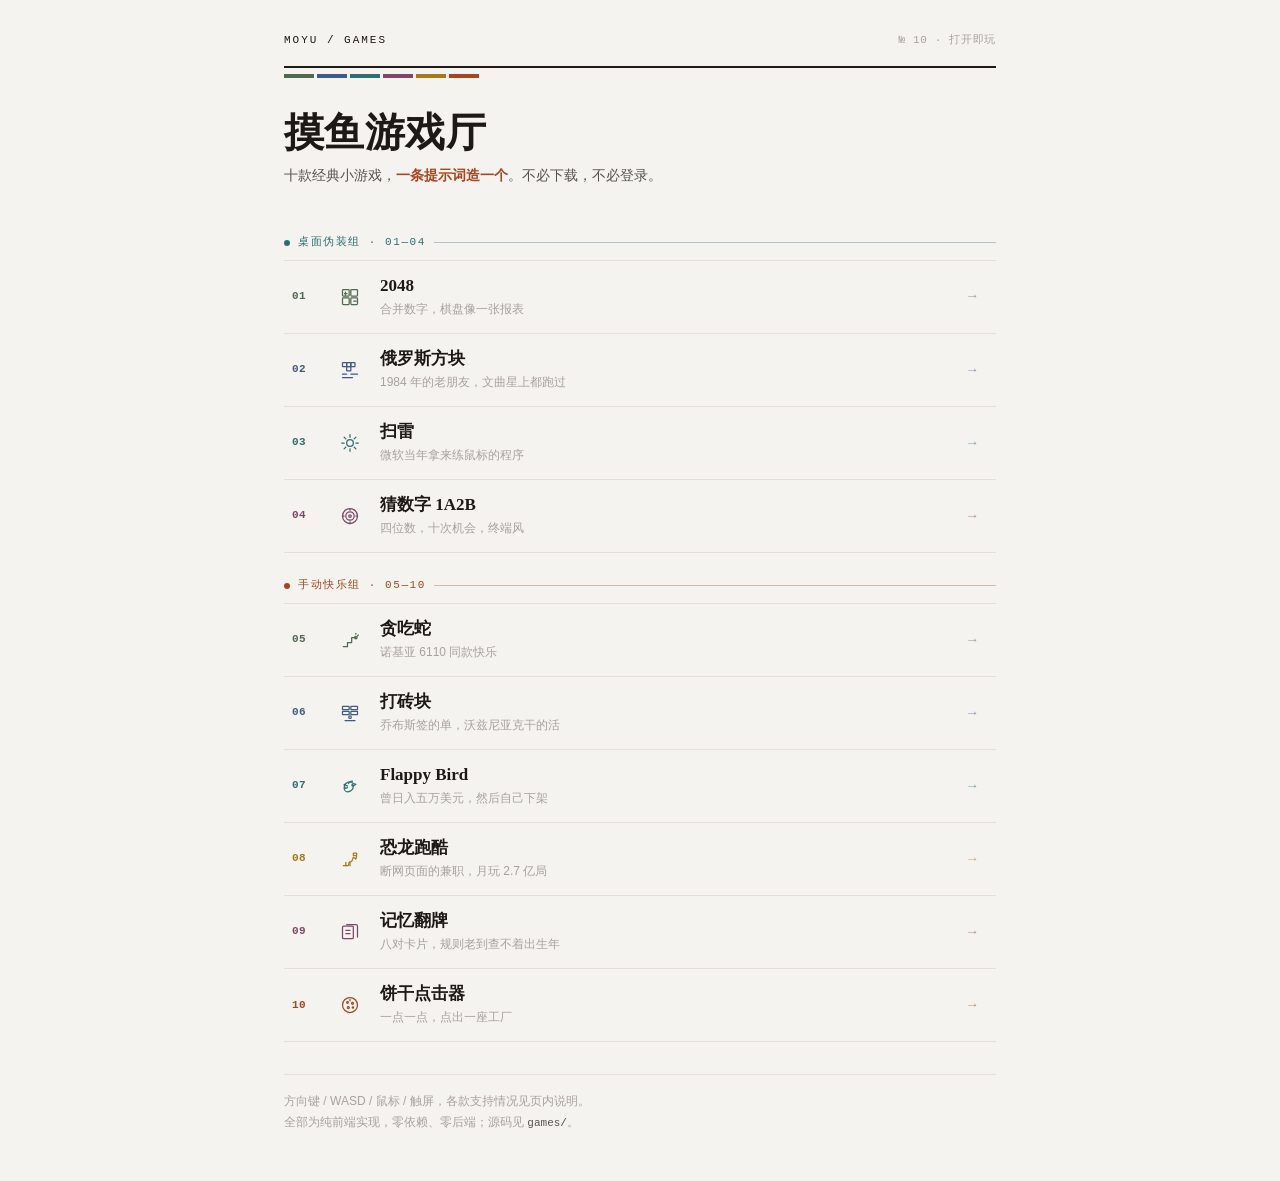
<file: index.html>
<!DOCTYPE html>
<html lang="zh-CN">
<head>
<meta charset="UTF-8">
<meta name="viewport" content="width=device-width, initial-scale=1.0">
<title>摸鱼游戏厅 · 10 款打开即玩的小游戏</title>
<link rel="stylesheet" href="shared.css">
<style>
  .site { width:100%; max-width:760px; margin:0 auto; padding:0 var(--s4) var(--s6); }
  .masthead {
    display:flex; align-items:baseline; justify-content:space-between;
    padding:var(--s5) 0 var(--s3); border-bottom:2px solid var(--ink);
  }
  .masthead .brand {
    font-family:var(--font-mono); font-size:var(--fs-micro);
    letter-spacing:.18em; text-transform:uppercase; color:var(--ink);
  }
  .masthead .meta {
    font-family:var(--font-mono); font-size:var(--fs-micro);
    letter-spacing:.06em; color:var(--ink-3);
    white-space:nowrap; flex-shrink:0;
  }
  /* 印刷色标：紧跟刊头黑线的离散色块，非渐变 */
  .swatches { display:flex; gap:3px; margin-top:6px; }
  .swatches i { display:block; height:4px; width:30px; }
  .swatches i:nth-child(1){ background:var(--olive); }
  .swatches i:nth-child(2){ background:var(--indigo); }
  .swatches i:nth-child(3){ background:var(--teal); }
  .swatches i:nth-child(4){ background:var(--plum); }
  .swatches i:nth-child(5){ background:var(--ochre); }
  .swatches i:nth-child(6){ background:var(--accent); }
  .hero { padding:var(--s5) 0 var(--s4); }
  .hero h1 {
    font-family:var(--font-serif); font-size:var(--fs-display);
    font-weight:600; line-height:1.15; letter-spacing:.01em;
    margin:0 0 var(--s2); color:var(--ink);
  }
  .hero .sub { font-size:var(--fs-body); color:var(--ink-2); margin:0; }
  .hero .sub em { font-style:normal; color:var(--accent); font-weight:600; }

  .section-label {
    display:flex; align-items:center; gap:var(--s2);
    font-family:var(--font-mono); font-size:var(--fs-micro);
    letter-spacing:.14em; text-transform:uppercase; color:var(--tone);
    padding:var(--s4) 0 var(--s2);
  }
  .section-label::after { content:""; flex:1; height:1px; background:var(--tone); opacity:.35; }
  .section-label .dot { width:6px; height:6px; background:var(--tone); border-radius:50%; }

  .list { border-top:1px solid var(--line); }
  .item {
    display:grid; grid-template-columns:32px 24px 1fr 20px;
    align-items:center; gap:var(--s3);
    padding:14px var(--s2); border-bottom:1px solid var(--line);
    text-decoration:none; color:inherit;
    transition:background .18s var(--ease), padding-left .18s var(--ease);
  }
  .item:hover { background:var(--tone-soft); padding-left:var(--s3); }
  .item:focus-visible { outline:2px solid var(--tone); outline-offset:-2px; }
  .item .num {
    font-family:var(--font-mono); font-size:var(--fs-micro);
    color:var(--tone); letter-spacing:.04em; font-weight:600;
  }
  .item .ico {
    width:20px; height:20px; color:var(--tone);
    transition:color .18s var(--ease);
  }
  .item .ico svg { width:100%; height:100%; display:block; }
  .item:hover .ico { color:var(--tone); }
  .item .name { display:block; font-family:var(--font-serif); font-size:var(--fs-h2); font-weight:600; line-height:1.35; color:var(--ink); }
  .item .desc { display:block; font-size:var(--fs-caption); color:var(--ink-3); margin-top:2px; }
  .item .arrow {
    font-family:var(--font-mono); font-size:14px; color:var(--tone); opacity:.55;
    transition:transform .18s var(--ease), opacity .18s var(--ease);
  }
  .item:hover .arrow { transform:translateX(3px); opacity:1; }

  .colophon {
    margin-top:var(--s5); padding-top:var(--s3); border-top:1px solid var(--line);
    font-size:var(--fs-caption); color:var(--ink-3); line-height:1.7;
  }
  .colophon code { font-family:var(--font-mono); font-size:11px; color:var(--ink-2); }

  @media (max-width:560px) {
    .site { padding:0 var(--s3) var(--s5); }
    .masthead { flex-wrap:wrap; gap:2px var(--s2); padding-top:var(--s4); }
    .masthead .brand { letter-spacing:.1em; }
    .masthead .meta { font-size:10px; letter-spacing:0; flex-basis:100%; order:2; }
    .hero { padding:var(--s4) 0 var(--s3); }
    .item { grid-template-columns:26px 20px 1fr 16px; gap:var(--s2); padding:12px var(--s1); }
    .item .name { font-size:15px; }
  }
</style>
</head>
<body>
<div class="site">

  <header class="masthead">
    <span class="brand">Moyu / Games</span>
    <span class="meta">№ 10 · 打开即玩</span>
  </header>
  <div class="swatches" aria-hidden="true"><i></i><i></i><i></i><i></i><i></i><i></i></div>

  <div class="hero">
    <h1>摸鱼游戏厅</h1>
    <p class="sub">十款经典小游戏，<em>一条提示词造一个</em>。不必下载，不必登录。</p>
  </div>

  <div class="section-label tone-teal"><span class="dot"></span>桌面伪装组 · 01—04</div>
  <nav class="list">

    <a class="item tone-olive" href="2048.html">
      <span class="num">01</span>
      <span class="ico"><svg viewBox="0 0 24 24" fill="none" stroke="currentColor" stroke-width="1.5" stroke-linecap="round" stroke-linejoin="round"><rect x="3" y="3" width="8" height="8" rx="1"/><rect x="13" y="3" width="8" height="8" rx="1"/><rect x="3" y="13" width="8" height="8" rx="1"/><rect x="13" y="13" width="8" height="8" rx="1"/><path d="M5.5 8h3M6.5 6v4M16.5 17h3"/></svg></span>
      <span><span class="name">2048</span><span class="desc">合并数字，棋盘像一张报表</span></span>
      <span class="arrow">→</span>
    </a>

    <a class="item tone-indigo" href="tetris.html">
      <span class="num">02</span>
      <span class="ico"><svg viewBox="0 0 24 24" fill="none" stroke="currentColor" stroke-width="1.5" stroke-linecap="round" stroke-linejoin="round"><rect x="3" y="3" width="5" height="5" rx=".5"/><rect x="8" y="3" width="5" height="5" rx=".5"/><rect x="13" y="3" width="5" height="5" rx=".5"/><rect x="8" y="8" width="5" height="5" rx=".5"/><path d="M3 17h5M13 17h8M3 21h12"/></svg></span>
      <span><span class="name">俄罗斯方块</span><span class="desc">1984 年的老朋友，文曲星上都跑过</span></span>
      <span class="arrow">→</span>
    </a>

    <a class="item tone-teal" href="minesweeper.html">
      <span class="num">03</span>
      <span class="ico"><svg viewBox="0 0 24 24" fill="none" stroke="currentColor" stroke-width="1.5" stroke-linecap="round" stroke-linejoin="round"><circle cx="12" cy="12" r="4"/><path d="M12 2v3M12 19v3M2 12h3M19 12h3M4.9 4.9 7 7M17 17l2.1 2.1M19.1 4.9 17 7M7 17l-2.1 2.1"/></svg></span>
      <span><span class="name">扫雷</span><span class="desc">微软当年拿来练鼠标的程序</span></span>
      <span class="arrow">→</span>
    </a>

    <a class="item tone-plum" href="guess-number.html">
      <span class="num">04</span>
      <span class="ico"><svg viewBox="0 0 24 24" fill="none" stroke="currentColor" stroke-width="1.5" stroke-linecap="round" stroke-linejoin="round"><circle cx="12" cy="12" r="9"/><circle cx="12" cy="12" r="5"/><circle cx="12" cy="12" r="1.5"/><path d="M12 3v2M12 19v2M3 12h2M19 12h2"/></svg></span>
      <span><span class="name">猜数字 1A2B</span><span class="desc">四位数，十次机会，终端风</span></span>
      <span class="arrow">→</span>
    </a>

  </nav>

  <div class="section-label tone-accent"><span class="dot"></span>手动快乐组 · 05—10</div>
  <nav class="list">

    <a class="item tone-olive" href="snake.html">
      <span class="num">05</span>
      <span class="ico"><svg viewBox="0 0 24 24" fill="none" stroke="currentColor" stroke-width="1.5" stroke-linecap="round" stroke-linejoin="round"><path d="M4 20h5v-5h5V9h5"/><circle cx="19" cy="9" r="1.5"/><path d="M19 4v1M22 6l-1 1"/></svg></span>
      <span><span class="name">贪吃蛇</span><span class="desc">诺基亚 6110 同款快乐</span></span>
      <span class="arrow">→</span>
    </a>

    <a class="item tone-indigo" href="breakout.html">
      <span class="num">06</span>
      <span class="ico"><svg viewBox="0 0 24 24" fill="none" stroke="currentColor" stroke-width="1.5" stroke-linecap="round" stroke-linejoin="round"><rect x="3" y="4" width="8" height="4" rx=".5"/><rect x="13" y="4" width="8" height="4" rx=".5"/><rect x="3" y="10" width="8" height="4" rx=".5"/><rect x="13" y="10" width="8" height="4" rx=".5"/><circle cx="12" cy="17" r="1.5"/><path d="M6 21h12"/></svg></span>
      <span><span class="name">打砖块</span><span class="desc">乔布斯签的单，沃兹尼亚克干的活</span></span>
      <span class="arrow">→</span>
    </a>

    <a class="item tone-teal" href="flappy.html">
      <span class="num">07</span>
      <span class="ico"><svg viewBox="0 0 24 24" fill="none" stroke="currentColor" stroke-width="1.5" stroke-linecap="round" stroke-linejoin="round"><path d="M5 14c0-4 3-7 7-7 2 0 3 1 4 2l3 1-3 2c0 4-3 7-7 7-2 0-4-2-4-5Z"/><path d="M10 9c1-2 3-3 5-3M9 12l-4-2 1 5 3-1"/><circle cx="15" cy="11" r=".8"/></svg></span>
      <span><span class="name">Flappy Bird</span><span class="desc">曾日入五万美元，然后自己下架</span></span>
      <span class="arrow">→</span>
    </a>

    <a class="item tone-ochre" href="dino.html">
      <span class="num">08</span>
      <span class="ico"><svg viewBox="0 0 24 24" fill="none" stroke="currentColor" stroke-width="1.5" stroke-linecap="round" stroke-linejoin="round"><path d="M4 20h6l1-4 3-1 2-5 3 2 1-3"/><rect x="16" y="5" width="4" height="3" rx=".5"/><path d="M7 16v4M12 15v5"/></svg></span>
      <span><span class="name">恐龙跑酷</span><span class="desc">断网页面的兼职，月玩 2.7 亿局</span></span>
      <span class="arrow">→</span>
    </a>

    <a class="item tone-plum" href="memory.html">
      <span class="num">09</span>
      <span class="ico"><svg viewBox="0 0 24 24" fill="none" stroke="currentColor" stroke-width="1.5" stroke-linecap="round" stroke-linejoin="round"><rect x="3" y="5" width="13" height="15" rx="1.5"/><path d="M8 3h11a2 2 0 0 1 2 2v13"/><path d="M7 10h5M7 14h5"/></svg></span>
      <span><span class="name">记忆翻牌</span><span class="desc">八对卡片，规则老到查不着出生年</span></span>
      <span class="arrow">→</span>
    </a>

    <a class="item tone-accent" href="cookie.html">
      <span class="num">10</span>
      <span class="ico"><svg viewBox="0 0 24 24" fill="none" stroke="currentColor" stroke-width="1.5" stroke-linecap="round" stroke-linejoin="round"><circle cx="12" cy="12" r="9"/><circle cx="9" cy="9" r="1"/><circle cx="15" cy="10" r="1.2"/><circle cx="10" cy="15" r="1.2"/><circle cx="15.5" cy="15" r=".8"/><path d="M12 5.5v1.5"/></svg></span>
      <span><span class="name">饼干点击器</span><span class="desc">一点一点，点出一座工厂</span></span>
      <span class="arrow">→</span>
    </a>

  </nav>

  <footer class="colophon">
    方向键 / WASD / 鼠标 / 触屏，各款支持情况见页内说明。<br>
    全部为纯前端实现，零依赖、零后端；源码见 <code>games/</code>。
  </footer>

</div>
<script src="shared.js"></script>
</body>
</html>
</file>
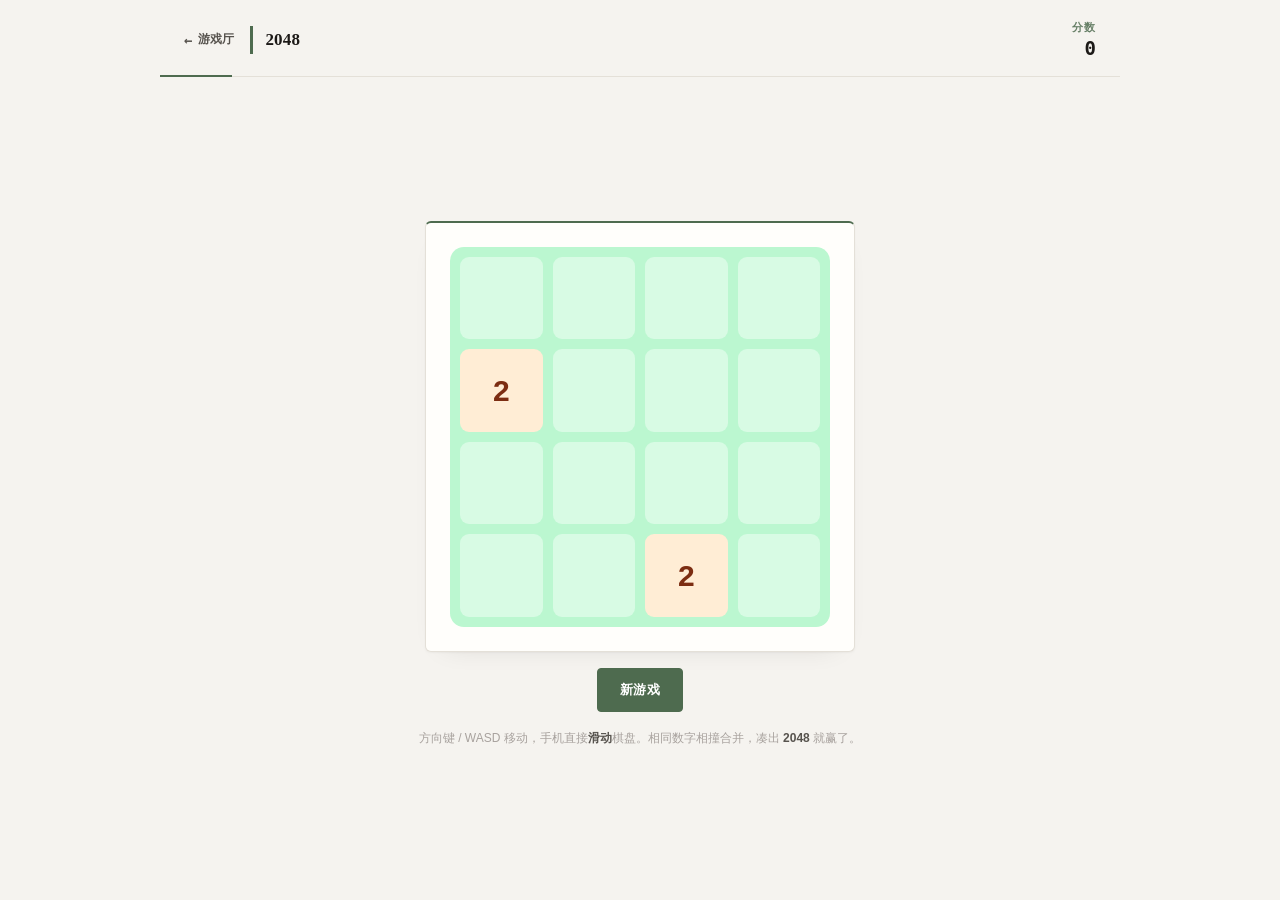
<file: 2048.html>
<!DOCTYPE html>
<html lang="zh-CN">
<head>
<meta charset="UTF-8"><meta name="viewport" content="width=device-width, initial-scale=1.0">
<title>2048 · 摸鱼游戏厅</title><link rel="stylesheet" href="shared.css">
<style>
  #board { position: relative; width: min(88vw, 380px); aspect-ratio: 1;
    background: #BBF7D0; border-radius: 14px; padding: 10px; display: grid;
    grid-template-columns: repeat(4,1fr); grid-template-rows: repeat(4,1fr); gap: 10px; }
  .cell { background: rgba(255,255,255,.42); border-radius: 9px; display: flex;
    align-items: center; justify-content: center; font-weight: 900; font-size: clamp(19px,6vw,30px); color: #7C2D12; }
  .c2{background:#FFEDD5}.c4{background:#FED7AA}.c8{background:#FDBA74;color:#fff}
  .c16{background:#FB923C;color:#fff}.c32{background:#F97316;color:#fff}
  .c64{background:#EA580C;color:#fff}.c128{background:#C2410C;color:#fff;font-size:clamp(17px,5vw,25px)}
  .c256{background:#9A3412;color:#fff;font-size:clamp(17px,5vw,25px)}
  .c512{background:#7C2D12;color:#fff;font-size:clamp(17px,5vw,25px)}
  .c1024{background:#431407;color:#fff;font-size:clamp(14px,4vw,21px)}
  .c2048{background:#EA580C;color:#fff;font-size:clamp(14px,4vw,21px);box-shadow:0 0 18px #F97316}
</style>
</head>
<body class="tone-olive">
<div class="topbar"><a class="home" href="index.html">游戏厅</a><div class="title">2048</div>
  <div class="stats"><div class="stat"><div class="k">分数</div><div class="v" id="score">0</div></div></div></div>
<div class="game-wrap"><div class="panel" style="position:relative;">
  <div id="board"></div>
  <div class="overlay" id="over" hidden><div id="overText">游戏结束</div><button class="btn" onclick="newGame()">再来一局</button></div>
</div>
<div class="controls"><button class="btn" onclick="newGame()">新游戏</button></div>
<p class="tip">方向键 / WASD 移动，手机直接<b>滑动</b>棋盘。相同数字相撞合并，凑出 <b>2048</b> 就赢了。</p>
</div>
<script>
let grid, score, best = +(localStorage.getItem('moyu2048best')||0);
const board = document.getElementById('board');
function emptyGrid(){ return Array.from({length:4},()=>Array(4).fill(0)); }
function spawn(){ const e=[]; for(let r=0;r<4;r++)for(let c=0;c<4;c++)if(!grid[r][c])e.push([r,c]);
  if(e.length){const [r,c]=e[Math.floor(Math.random()*e.length)];grid[r][c]=Math.random()<.9?2:4;} }
function draw(){ board.innerHTML=''; for(let r=0;r<4;r++)for(let c=0;c<4;c++){
  const d=document.createElement('div'); const v=grid[r][c];
  d.className='cell'+(v?' c'+v:''); d.textContent=v||''; board.appendChild(d);}
  document.getElementById('score').textContent=score;
  if(score>best){best=score;localStorage.setItem('moyu2048best',best);} }
function newGame(){ grid=emptyGrid(); score=0; spawn(); spawn(); document.getElementById('over').hidden=true; draw(); }
function move(dir){
  let moved=false; const g=grid;
  const lines=[];
  for(let i=0;i<4;i++){
    lines.push(dir==='left'?[0,1,2,3].map(j=>[i,j]):dir==='right'?[3,2,1,0].map(j=>[i,j]):
      dir==='up'?[0,1,2,3].map(j=>[j,i]):[3,2,1,0].map(j=>[j,i]));
  }
  lines.forEach(line=>{
    const vals=line.map(([r,c])=>g[r][c]).filter(v=>v);
    const res=[];
    for(let k=0;k<vals.length;k++){
      if(k+1<vals.length&&vals[k]===vals[k+1]){res.push(vals[k]*2);score+=vals[k]*2;k++;}
      else res.push(vals[k]);
    }
    line.forEach(([r,c],idx)=>{ const nv=res[idx]||0; if(g[r][c]!==nv)moved=true; g[r][c]=nv; });
  });
  if(moved){ spawn(); draw(); if(!canMove()){ document.getElementById('overText').textContent = grid.flat().includes(2048)?'🎉 你赢了！':'游戏结束'; document.getElementById('over').hidden=false; } }
}
function canMove(){ for(let r=0;r<4;r++)for(let c=0;c<4;c++){
  if(!grid[r][c])return true;
  if(c<3&&grid[r][c]===grid[r][c+1])return true;
  if(r<3&&grid[r][c]===grid[r+1][c])return true;} return false; }
const keys={ArrowLeft:'left',ArrowRight:'right',ArrowUp:'up',ArrowDown:'down',a:'left',d:'right',w:'up',s:'down',A:'left',D:'right',W:'up',S:'down'};
document.addEventListener('keydown',e=>{ if(keys[e.key]){e.preventDefault();move(keys[e.key]);} });
let tsx,tsy;
board.addEventListener('touchstart',e=>{tsx=e.touches[0].clientX;tsy=e.touches[0].clientY;},{passive:true});
board.addEventListener('touchend',e=>{const dx=e.changedTouches[0].clientX-tsx,dy=e.changedTouches[0].clientY-tsy;
  if(Math.max(Math.abs(dx),Math.abs(dy))<24)return;
  move(Math.abs(dx)>Math.abs(dy)?(dx>0?'right':'left'):(dy>0?'down':'up'));},{passive:true});
newGame();
</script><script src="shared.js"></script></body></html>
</file>
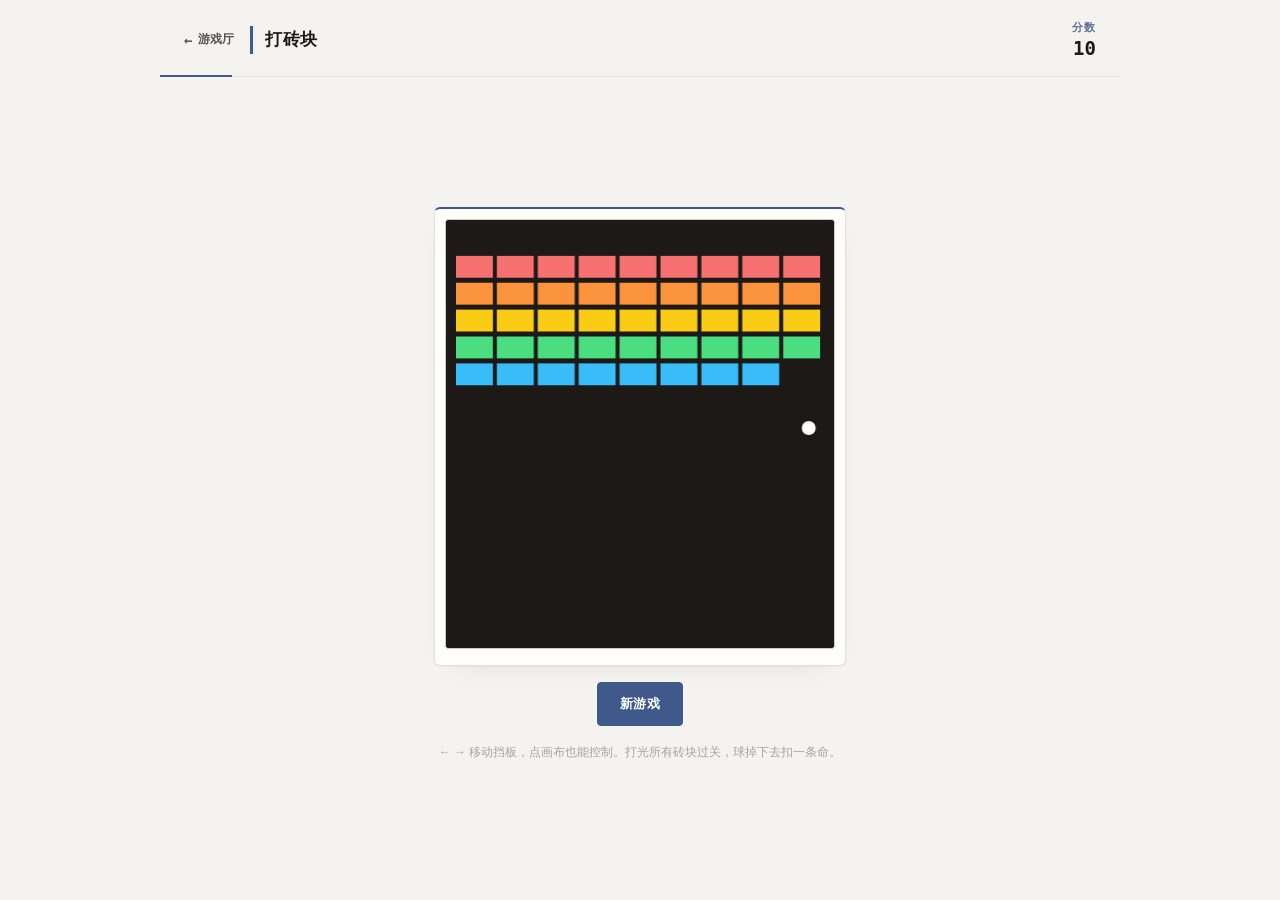
<file: breakout.html>
<!DOCTYPE html>
<html lang="zh-CN">
<head>
<meta charset="UTF-8"><meta name="viewport" content="width=device-width, initial-scale=1.0">
<title>打砖块 · 摸鱼游戏厅</title><link rel="stylesheet" href="shared.css">
<style>#cv{background:#1C1917;border:1px solid var(--line-strong);border-radius:var(--radius);width:min(88vw,390px);height:min(62vh,430px);touch-action:none}</style>
</head>
<body class="tone-indigo">
<div class="topbar"><a class="home" href="index.html">游戏厅</a><div class="title">打砖块</div>
  <div class="stats"><div class="stat"><div class="k">分数</div><div class="v" id="score">0</div></div></div></div>
<div class="game-wrap"><div class="panel" style="position:relative;padding:10px;">
  <canvas id="cv" width="390" height="430"></canvas>
  <div class="overlay" id="over" hidden><div id="overText">游戏结束</div><button class="btn" onclick="start()">再来一局</button></div>
</div>
<div class="controls"><button class="btn" onclick="start()">新游戏</button></div>
<p class="tip">← → 移动挡板，点画布也能控制。打光所有砖块过关，球掉下去扣一条命。</p></div>
<script>
const cv=document.getElementById('cv'),ctx=cv.getContext('2d'),W=390,H=430;
let bricks=[],ball,paddle,score,lives,timer,running=false;
function initBricks(){bricks=[];const cols=9,rows=5,bw=(W-20)/cols,bh=22;
  const cs=['#F87171','#FB923C','#FACC15','#4ADE80','#38BDF8'];
  for(let r=0;r<rows;r++)for(let c=0;c<cols;c++)bricks.push({x:10+c*bw,y:36+r*(bh+5),w:bw-4,h:bh,color:cs[r],alive:true});}
function start(){initBricks();ball={x:W/2,y:H-50,dx:3.2,dy:-3.8,r:7};paddle={x:W/2-42,w:84};
  score=0;lives=3;running=true;document.getElementById('over').hidden=true;document.getElementById('score').textContent=0;
  clearInterval(timer);timer=setInterval(step,16);draw();}
function step(){if(!running)return;
  ball.x+=ball.dx;ball.y+=ball.dy;
  if(ball.x<ball.r||ball.x>W-ball.r)ball.dx*=-1;
  if(ball.y<ball.r)ball.dy*=-1;
  if(ball.y>H+20){lives--;if(lives<=0){running=false;clearInterval(timer);
      document.getElementById('overText').textContent='游戏结束 · '+score+' 分';document.getElementById('over').hidden=false;}
    else{ball.x=W/2;ball.y=H-50;ball.dx=3.2;ball.dy=-3.8;}}
  if(ball.y+ball.r>paddle.y&&ball.y<paddle.y+12&&ball.x>paddle.x&&ball.x<paddle.x+paddle.w&&ball.dy>0){
    ball.dy=-Math.abs(ball.dy);ball.dx+=(ball.x-(paddle.x+paddle.w/2))*.06;}
  bricks.forEach(b=>{if(!b.alive)return;
    if(ball.x>b.x-ball.r&&ball.x<b.x+b.w+ball.r&&ball.y>b.y-ball.r&&ball.y<b.y+b.h+ball.r){
      b.alive=false;ball.dy*=-1;score+=10;document.getElementById('score').textContent=score;}});
  if(bricks.every(b=>!b.alive)){running=false;clearInterval(timer);
    document.getElementById('overText').textContent='🎉 通关！'+score+' 分';document.getElementById('over').hidden=false;}
  draw();}
function draw(){ctx.fillStyle='#1C1917';ctx.fillRect(0,0,W,H);
  bricks.forEach(b=>{if(b.alive){ctx.fillStyle=b.color;ctx.fillRect(b.x,b.y,b.w,b.h);}});
  ctx.fillStyle='#F97316';ctx.fillRect(paddle.x,paddle.y,paddle.w,10);
  ctx.fillStyle='#fff';ctx.beginPath();ctx.arc(ball.x,ball.y,ball.r,0,7);ctx.fill();}
document.addEventListener('keydown',e=>{if(e.key==='ArrowLeft')paddle.x=Math.max(0,paddle.x-22);
  if(e.key==='ArrowRight')paddle.x=Math.min(W-paddle.w,paddle.x+22);});
cv.addEventListener('mousemove',e=>{const r=cv.getBoundingClientRect();paddle.x=(e.clientX-r.left)/r.width*W-paddle.w/2;});
cv.addEventListener('touchmove',e=>{const r=cv.getBoundingClientRect();paddle.x=(e.touches[0].clientX-r.left)/r.width*W-paddle.w/2;},{passive:true});
start();
</script><script src="shared.js"></script></body></html>
</file>
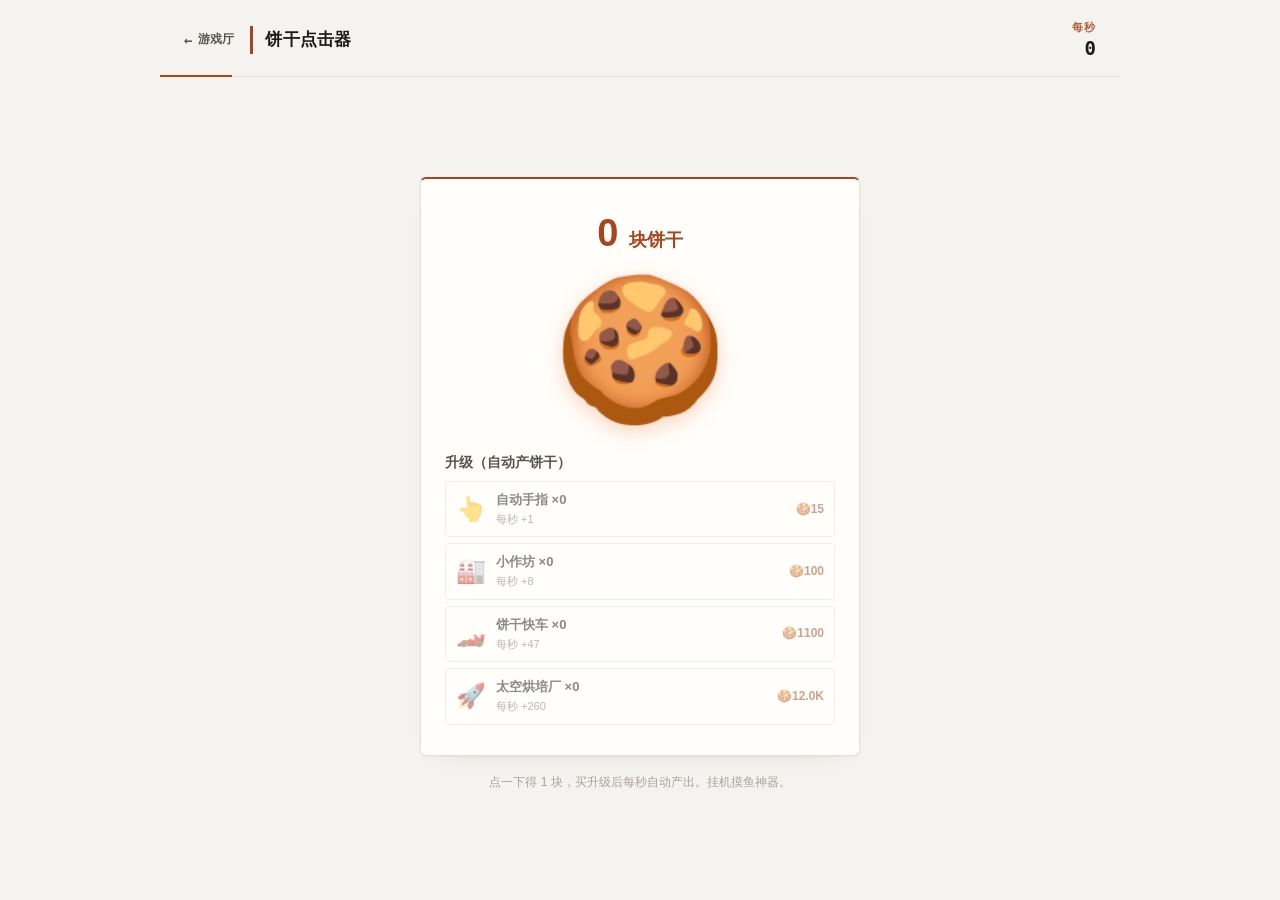
<file: cookie.html>
<!DOCTYPE html>
<html lang="zh-CN">
<head>
<meta charset="UTF-8"><meta name="viewport" content="width=device-width, initial-scale=1.0">
<title>饼干点击器 · 摸鱼游戏厅</title><link rel="stylesheet" href="shared.css">
<style>
  .main{text-align:center;width:min(90vw,440px)}
  #cookie{font-size:clamp(90px,26vw,140px);cursor:pointer;user-select:none;line-height:1.2;
    transition:transform .06s;filter:drop-shadow(0 6px 10px rgba(234,88,12,.25))}
  #cookie:active{transform:scale(.92)}
  .total{font-size:38px;font-weight:900;color:var(--accent);line-height:1.2;margin:8px 0}
  .shop{margin-top:18px;text-align:left}
  .shop h3{font-size:14px;color:var(--ink-2);margin:0 0 8px}
  .item{display:flex;align-items:center;gap:10px;background:var(--surface);border:1px solid var(--line);
    border-radius:var(--radius);padding:8px 10px;margin-bottom:6px;cursor:pointer}
  .item:hover{border-color:#F97316}
  .item .ic{font-size:24px}.item .meta{flex:1}
  .item .nm{font-size:13px;font-weight:800;color:var(--ink)}
  .item .ds{font-size:11px;color:var(--ink-2);opacity:.8}
  .item .cost{font-size:12px;font-weight:800;color:var(--accent);white-space:nowrap}
  .item.disabled{opacity:.5;cursor:not-allowed}
</style>
</head>
<body class="tone-accent">
<div class="topbar"><a class="home" href="index.html">游戏厅</a><div class="title">饼干点击器</div>
  <div class="stats"><div class="stat"><div class="k">每秒</div><div class="v" id="cps">0</div></div></div></div>
<div class="game-wrap"><div class="panel main">
  <div class="total"><span id="count">0</span> <span style="font-size:18px">块饼干</span></div>
  <div id="cookie">🍪</div>
  <div class="shop"><h3>升级（自动产饼干）</h3><div id="items"></div></div>
</div>
<p class="tip">点一下得 1 块，买升级后每秒自动产出。挂机摸鱼神器。</p></div>
<script>
let count=0,cps=0;
const SHOP=[{ic:'👆',nm:'自动手指',ds:'每秒 +1',base:15,owned:0,gain:1},
  {ic:'🏭',nm:'小作坊',ds:'每秒 +8',base:100,owned:0,gain:8},
  {ic:'🏎️',nm:'饼干快车',ds:'每秒 +47',base:1100,owned:0,gain:47},
  {ic:'🚀',nm:'太空烘培厂',ds:'每秒 +260',base:12000,owned:0,gain:260}];
function fmt(n){return n>=1e9?(n/1e9).toFixed(1)+'B':n>=1e6?(n/1e6).toFixed(1)+'M':n>=1e4?(n/1e3).toFixed(1)+'K':String(n);}
function render(){document.getElementById('count').textContent=fmt(Math.floor(count));
  document.getElementById('cps').textContent=fmt(cps);
  const box=document.getElementById('items');box.innerHTML='';
  SHOP.forEach((s)=>{const el=document.createElement('div');
    const cost=Math.floor(s.base*Math.pow(1.15,s.owned));
    el.className='item'+(count<cost?' disabled':'');
    el.innerHTML='<div class="ic">'+s.ic+'</div><div class="meta"><div class="nm">'+s.nm+' ×'+s.owned+'</div><div class="ds">'+s.ds+'</div></div><div class="cost">🍪'+fmt(cost)+'</div>';
    el.onclick=()=>{if(count>=cost){count-=cost;s.owned++;cps+=s.gain;render();}};
    box.appendChild(el);});}
document.getElementById('cookie').onclick=()=>{count++;render();};
setInterval(()=>{if(cps){count+=cps/10;render();}},100);
render();
</script><script src="shared.js"></script></body></html>
</file>
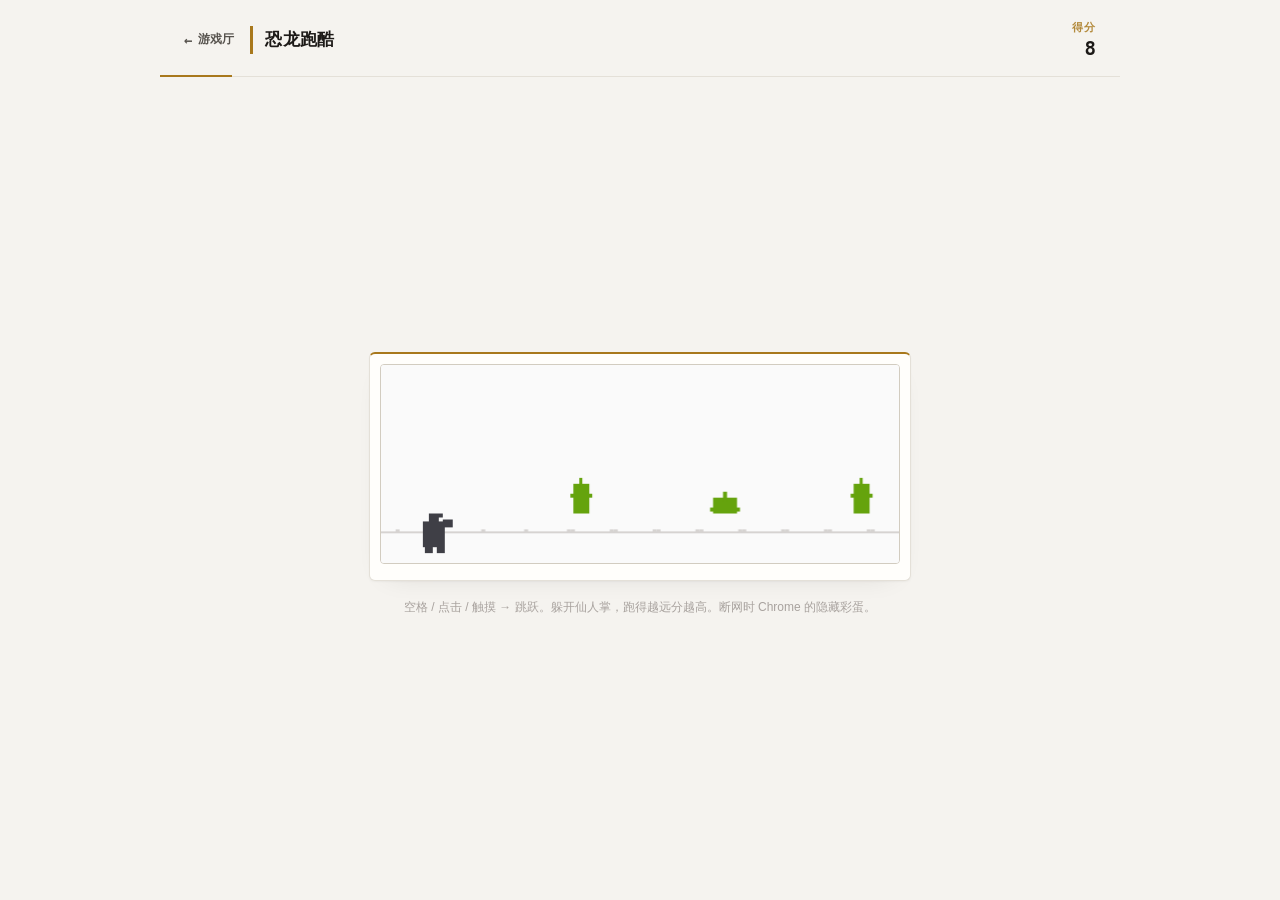
<file: dino.html>
<!DOCTYPE html>
<html lang="zh-CN">
<head>
<meta charset="UTF-8"><meta name="viewport" content="width=device-width, initial-scale=1.0">
<title>恐龙跑酷 · 摸鱼游戏厅</title><link rel="stylesheet" href="shared.css">
<style>#cv{background:#FAFAFA;border:1px solid var(--line-strong);border-radius:var(--radius);width:min(90vw,520px);height:200px;touch-action:manipulation;cursor:pointer}</style>
</head>
<body class="tone-ochre">
<div class="topbar"><a class="home" href="index.html">游戏厅</a><div class="title">恐龙跑酷</div>
  <div class="stats"><div class="stat"><div class="k">得分</div><div class="v" id="score">0</div></div></div></div>
<div class="game-wrap"><div class="panel" style="position:relative;padding:10px;">
  <canvas id="cv" width="520" height="200"></canvas>
  <div class="overlay" id="over" hidden><div>撞到仙人掌了！</div><button class="btn" onclick="start()">再来一局</button></div>
</div>
<p class="tip">空格 / 点击 / 触摸 → 跳跃。躲开仙人掌，跑得越远分越高。断网时 Chrome 的隐藏彩蛋。</p></div>
<script>
const cv=document.getElementById('cv'),ctx=cv.getContext('2d'),W=520,H=200;
let dino,obstacles,score,timer,speed,dead,frame;
function start(){dino={y:150,vy:0,jump:false};obstacles=[];score=0;speed=5;dead=false;frame=0;
  document.getElementById('over').hidden=true;document.getElementById('score').textContent=0;
  clearInterval(timer);timer=setInterval(step,16);draw();}
function jump(){if(dead)return;if(!dino.jump){dino.jump=true;dino.vy=-12;}}
function step(){if(dead)return;frame++;speed=5+score/120;
  if(dino.jump){dino.y+=dino.vy;dino.vy+=.7;if(dino.y>=150){dino.y=150;dino.jump=false;}}
  if(!obstacles.length||obstacles[obstacles.length-1].x<W-140){
    const tall=Math.random()>.55;obstacles.push({x:W,y:150-(tall?36:22),w:tall?16:24,h:tall?36:22,tall});}
  obstacles.forEach(o=>{o.x-=speed;
    if(60+22>o.x&&42<o.x+o.w&&dino.y+38>o.y){dead=true;clearInterval(timer);document.getElementById('over').hidden=false;}});
  obstacles=obstacles.filter(o=>o.x>-40);
  if(frame%8===0){score++;document.getElementById('score').textContent=score;}
  draw();}
function draw(){ctx.fillStyle='#FAFAFA';ctx.fillRect(0,0,W,H);
  ctx.fillStyle='#D6D3D1';ctx.fillRect(0,168,W,2);
  for(let i=0;i<20;i++){const x=(i*43-frame*speed)%W;ctx.fillRect((x+W)%W,166,4,4);}
  // dino 像素剪影
  ctx.fillStyle='#3F3F46';
  ctx.fillRect(42,dino.y+8,22,26);ctx.fillRect(48,dino.y,14,12);
  ctx.fillRect(62,dino.y+6,10,8);ctx.fillRect(44,dino.y+34,8,6);ctx.fillRect(56,dino.y+34,8,6);
  ctx.fillStyle='#FAFAFA';ctx.fillRect(58,dino.y+4,4,4);
  ctx.fillStyle='#65A30D';obstacles.forEach(o=>{ctx.fillRect(o.x,o.y+6,o.w,o.h-6);
    ctx.fillRect(o.x+o.w/2-2,o.y,o.w>18?4:3,10);
    ctx.fillRect(o.x-3,o.y+16,o.w+6,4);});
  if(score===0&&!dead){ctx.fillStyle='#78716C';ctx.font='14px sans-serif';ctx.textAlign='center';ctx.fillText('空格 / 点击 跳跃',W/2,40);}}
document.addEventListener('keydown',e=>{if(e.code==='Space'){e.preventDefault();jump();}});
cv.addEventListener('mousedown',jump);cv.addEventListener('touchstart',e=>{e.preventDefault();jump();},{passive:false});
start();
</script><script src="shared.js"></script></body></html>
</file>
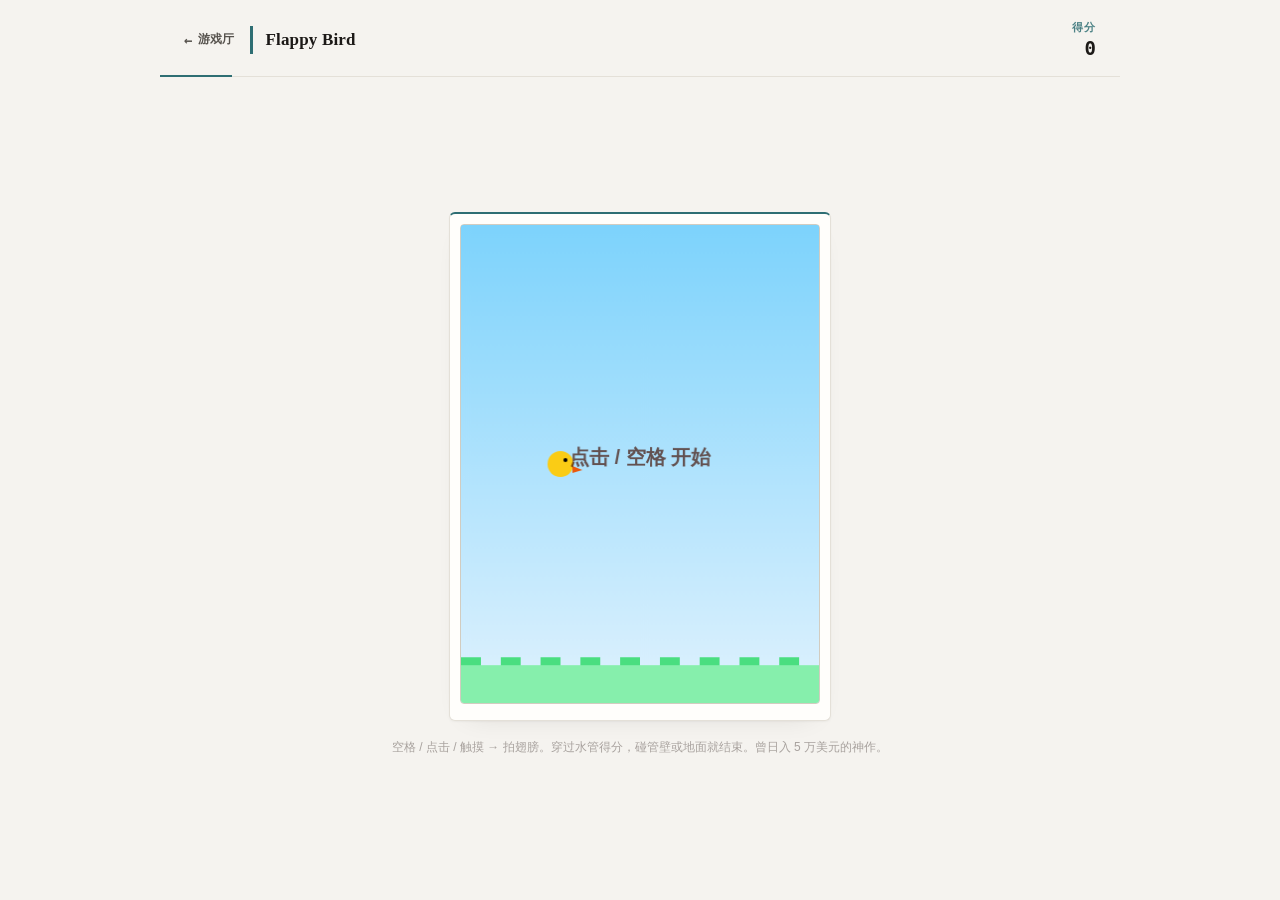
<file: flappy.html>
<!DOCTYPE html>
<html lang="zh-CN">
<head>
<meta charset="UTF-8"><meta name="viewport" content="width=device-width, initial-scale=1.0">
<title>Flappy Bird · 摸鱼游戏厅</title><link rel="stylesheet" href="shared.css">
<style>#cv{background:linear-gradient(#7DD3FC,#E0F2FE);border:1px solid var(--line-strong);border-radius:var(--radius);width:min(88vw,360px);height:min(62vh,480px);touch-action:manipulation;cursor:pointer}</style>
</head>
<body class="tone-teal">
<div class="topbar"><a class="home" href="index.html">游戏厅</a><div class="title">Flappy Bird</div>
  <div class="stats"><div class="stat"><div class="k">得分</div><div class="v" id="score">0</div></div></div></div>
<div class="game-wrap"><div class="panel" style="position:relative;padding:10px;">
  <canvas id="cv" width="360" height="480"></canvas>
  <div class="overlay" id="over" hidden><div>撞上了！</div><button class="btn" onclick="start()">再来一局</button></div>
</div>
<p class="tip">空格 / 点击 / 触摸 → 拍翅膀。穿过水管得分，碰管壁或地面就结束。曾日入 5 万美元的神作。</p></div>
<script>
const cv=document.getElementById('cv'),ctx=cv.getContext('2d'),W=360,H=480;
let bird,pipes,score,timer,started,dead;
function start(){bird={x:100,y:H/2,vy:0};pipes=[];score=0;started=false;dead=false;
  document.getElementById('over').hidden=true;document.getElementById('score').textContent=0;
  clearInterval(timer);timer=setInterval(step,16);draw();}
function flap(){if(dead)return;if(!started)started=true;bird.vy=-7.5;}
function makePipe(){const gap=140,top=60+Math.random()*(H-gap-160);
  pipes.push({x:W+10,top:top,gap:gap,w:62});}
function step(){if(!started||dead)return;
  bird.vy+=.45;bird.y+=bird.vy;
  if(bird.y<10){bird.y=10;bird.vy=0;}
  if(bird.y>H-40){dead=true;clearInterval(timer);document.getElementById('over').hidden=false;return;}
  if(!pipes.length||pipes[pipes.length-1].x<W-190)makePipe();
  pipes.forEach(p=>{p.x-=3;
    if(bird.x+14>p.x&&bird.x-14<p.x+p.w){
      if(bird.y-12<p.top||bird.y+12>p.top+p.gap){dead=true;clearInterval(timer);document.getElementById('over').hidden=false;}}
    if(!p.scored&&p.x+p.w<bird.x){p.scored=true;score++;document.getElementById('score').textContent=score;}});
  pipes=pipes.filter(p=>p.x>-70);draw();}
function draw(){const g=ctx.createLinearGradient(0,0,0,H);g.addColorStop(0,'#7DD3FC');g.addColorStop(1,'#E0F2FE');
  ctx.fillStyle=g;ctx.fillRect(0,0,W,H);
  ctx.fillStyle='#86EFAC';ctx.fillRect(0,H-38,W,38);
  ctx.fillStyle='#4ADE80';for(let x=0;x<W;x+=40)ctx.fillRect(x,H-46,20,8);
  ctx.fillStyle='#65A30D';pipes.forEach(p=>{ctx.fillRect(p.x,0,p.w,p.top);
    ctx.fillRect(p.x-4,p.top-14,p.w+8,14);
    ctx.fillRect(p.x,p.top+p.gap,p.w,H);ctx.fillRect(p.x-4,p.top+p.gap,p.w+8,14);});
  ctx.fillStyle='#FACC15';ctx.beginPath();ctx.arc(bird.x,bird.y,13,0,7);ctx.fill();
  ctx.fillStyle='#EA580C';ctx.beginPath();ctx.moveTo(bird.x+12,bird.y+2);ctx.lineTo(bird.x+22,bird.y+6);ctx.lineTo(bird.x+12,bird.y+9);ctx.fill();
  ctx.fillStyle='#000';ctx.beginPath();ctx.arc(bird.x+5,bird.y-4,2,0,7);ctx.fill();
  if(!started){ctx.fillStyle='rgba(67,20,7,.7)';ctx.font='bold 20px sans-serif';ctx.textAlign='center';ctx.fillText('点击 / 空格 开始',W/2,H/2);}}
document.addEventListener('keydown',e=>{if(e.code==='Space'){e.preventDefault();flap();}});
cv.addEventListener('mousedown',flap);cv.addEventListener('touchstart',e=>{e.preventDefault();flap();},{passive:false});
start();
</script><script src="shared.js"></script></body></html>
</file>
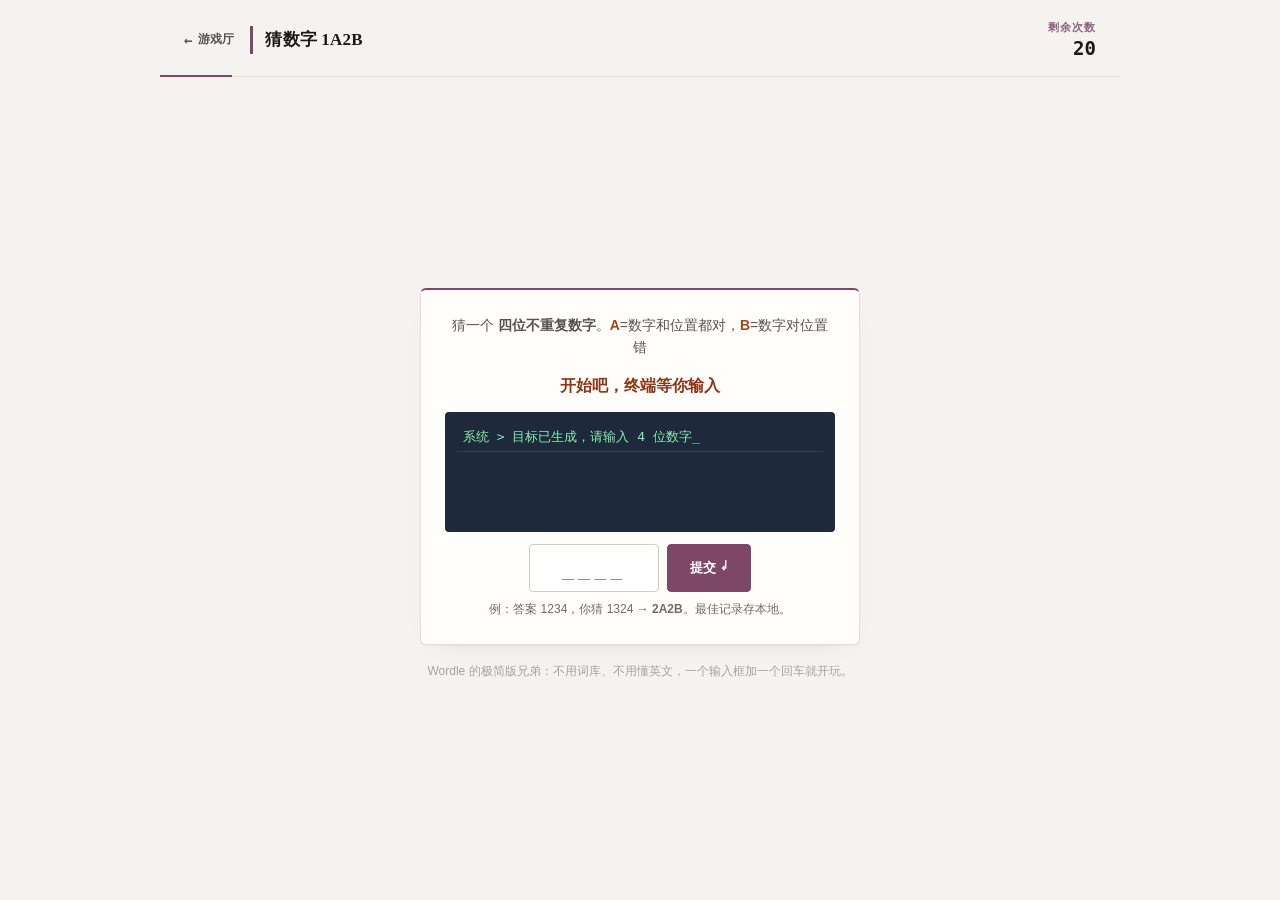
<file: guess-number.html>
<!DOCTYPE html>
<html lang="zh-CN">
<head>
<meta charset="UTF-8"><meta name="viewport" content="width=device-width, initial-scale=1.0">
<title>猜数字 1A2B · 摸鱼游戏厅</title><link rel="stylesheet" href="shared.css">
<style>
  .main{text-align:center;width:min(90vw,440px)}
  .msg{font-size:16px;font-weight:800;color:var(--accent-hover);margin:14px 0;min-height:24px}
  .board{background:#1E293B;border-radius:var(--radius);padding:12px;margin:12px 0;text-align:left;font-family:Consolas,Monaco,monospace;min-height:120px;max-height:220px;overflow:auto}
  .row{display:flex;justify-content:space-between;color:#86EFAC;font-size:13px;padding:3px 6px;border-bottom:1px solid #334155}
  .row .res{color:#FCD34D;font-weight:800}
  .inputrow{display:flex;gap:8px;justify-content:center;margin-top:12px}
  input{width:130px;padding:11px;border:1px solid var(--line-strong);border-radius:var(--radius);font-size:20px;text-align:center;letter-spacing:4px;color:var(--ink);outline:none;font-family:Consolas,monospace}
  .hint{font-size:12px;color:var(--ink-2);opacity:.85;margin-top:8px}
</style>
</head>
<body class="tone-plum">
<div class="topbar"><a class="home" href="index.html">游戏厅</a><div class="title">猜数字 1A2B</div>
  <div class="stats"><div class="stat"><div class="k">剩余次数</div><div class="v" id="left">20</div></div></div></div>
<div class="game-wrap"><div class="panel main">
  <div style="font-size:14px;color:var(--ink-2)">猜一个 <b>四位不重复数字</b>。<b style="color:var(--accent)">A</b>=数字和位置都对，<b style="color:var(--accent)">B</b>=数字对位置错</div>
  <div class="msg" id="msg">开始吧，终端等你输入</div>
  <div class="board" id="board"><div class="row"><span>系统 &gt; 目标已生成，请输入 4 位数字_</span></div></div>
  <div class="inputrow"><input id="inp" maxlength="4" inputmode="numeric" placeholder="____" autocomplete="off">
    <button class="btn" onclick="guess()">提交 ↵</button></div>
  <div class="hint">例：答案 1234，你猜 1324 → <b>2A2B</b>。最佳记录存本地。</div>
</div>
<p class="tip">Wordle 的极简版兄弟：不用词库、不用懂英文，一个输入框加一个回车就开玩。</p></div>
<script src="shared.js"></script>
<script>
let ans,left,history;
function start(){const d=[0,1,2,3,4,5,6,7,8,9].sort(()=>Math.random()-.5);ans=d.slice(0,4).join('');
  left=20;history=[];
  document.getElementById('left').textContent=left;
  document.getElementById('msg').textContent='开始吧，终端等你输入';
  document.getElementById('board').innerHTML='<div class="row"><span>系统 &gt; 目标已生成，请输入 4 位数字_</span></div>';
  document.getElementById('inp').value='';document.getElementById('inp').disabled=false;}
function guess(){const inp=document.getElementById('inp'),v=inp.value.trim();
  if(!/^\d{4}$/.test(v)){document.getElementById('msg').textContent='请输入 4 位数字';return;}
  if(new Set(v).size<4){document.getElementById('msg').textContent='四个数字不能重复';return;}
  if(history.includes(v)){document.getElementById('msg').textContent='这个猜过了';return;}
  let a=0,b=0;
  for(let i=0;i<4;i++){if(v[i]===ans[i])a++;else if(ans.includes(v[i]))b++;}
  history.push(v);left--;
  document.getElementById('left').textContent=left;
  const row=document.createElement('div');row.className='row';
  row.innerHTML='<span>&gt; '+v+'</span><span class="res">'+a+'A'+b+'B</span>';
  const board=document.getElementById('board');board.appendChild(row);board.scrollTop=board.scrollHeight;
  const m=document.getElementById('msg');
  if(a===4){m.textContent='🎉 破解成功！答案是 '+ans;
    const best=+(localStorage.getItem('moyu1A2Bbest')||99);
    if(20-left<best)localStorage.setItem('moyu1A2Bbest',20-left);
    board.innerHTML+='<div class="row"><span>系统 &gt; ACCESS GRANTED ✓ 用了 '+(20-left)+' 次</span></div>';
    inp.disabled=true;}
  else if(left===0){m.textContent='机会用尽，答案是 '+ans;inp.disabled=true;}
  else m.textContent=a+'A'+b+'B · 还剩 '+left+' 次';
  inp.value='';inp.focus();}
document.getElementById('inp').addEventListener('keydown',e=>{if(e.key==='Enter')guess();});
start();
</script></body></html>
</file>
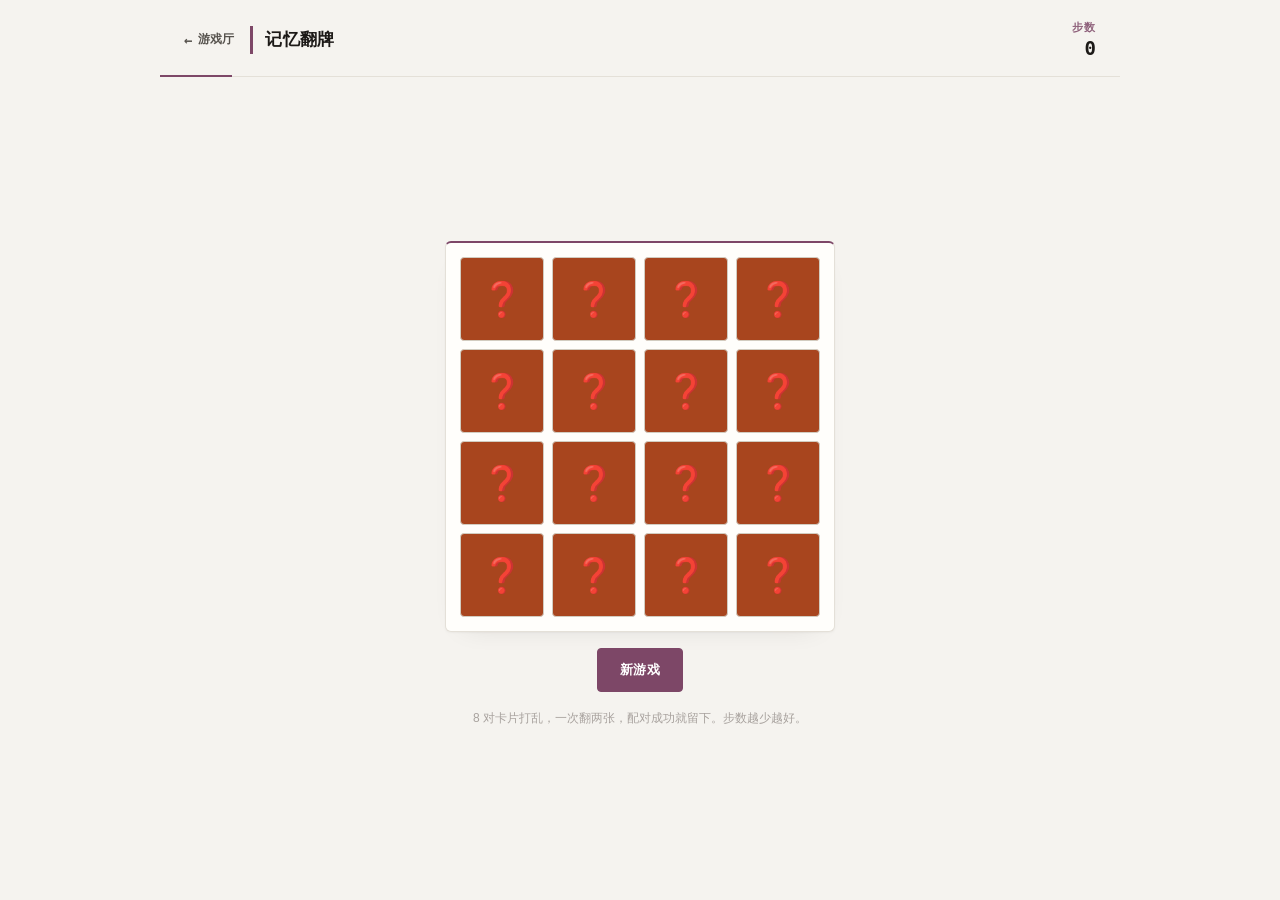
<file: memory.html>
<!DOCTYPE html>
<html lang="zh-CN">
<head>
<meta charset="UTF-8"><meta name="viewport" content="width=device-width, initial-scale=1.0">
<title>记忆翻牌 · 摸鱼游戏厅</title><link rel="stylesheet" href="shared.css">
<style>
  #grid{display:grid;grid-template-columns:repeat(4,1fr);gap:8px;width:min(88vw,360px)}
  .card{aspect-ratio:1;border:1px solid var(--line-strong);border-radius:var(--radius);background:var(--accent);color:#fff;
    font-size:clamp(22px,7vw,34px);cursor:pointer;display:flex;align-items:center;justify-content:center;
    transition:transform .2s;user-select:none}
  .card.flip{background:var(--surface);color:var(--ink);transform:rotateY(180deg)}
  .card.matched{background:var(--accent-soft);color:var(--ink-2);cursor:default;opacity:.8}
</style>
</head>
<body class="tone-plum">
<div class="topbar"><a class="home" href="index.html">游戏厅</a><div class="title">记忆翻牌</div>
  <div class="stats"><div class="stat"><div class="k">步数</div><div class="v" id="moves">0</div></div></div></div>
<div class="game-wrap"><div class="panel" style="position:relative;padding:14px;">
  <div id="grid"></div>
  <div class="overlay" id="over" hidden><div id="overText">全部配对！</div><button class="btn" onclick="start()">再来一局</button></div>
</div>
<div class="controls"><button class="btn" onclick="start()">新游戏</button></div>
<p class="tip">8 对卡片打乱，一次翻两张，配对成功就留下。步数越少越好。</p></div>
<script>
const emojis=['🍊','🍋','🍇','🍉','🍓','🍒','🥝','🥑'];
let deck,first,second,busy,moves,matched;
const gridEl=document.getElementById('grid');
function start(){deck=[...emojis,...emojis].sort(()=>Math.random()-.5);first=null;second=null;busy=false;moves=0;matched=0;
  document.getElementById('over').hidden=true;document.getElementById('moves').textContent=0;
  gridEl.innerHTML='';
  deck.forEach((e,i)=>{const b=document.createElement('button');b.className='card';b.textContent='❓';
    b.onclick=()=>flip(i,b);gridEl.appendChild(b);});}
function flip(i,el){if(busy||el.classList.contains('flip')||el.classList.contains('matched'))return;
  el.textContent=deck[i];el.classList.add('flip');
  if(!first){first={i,el};return;}
  second={i,el};moves++;document.getElementById('moves').textContent=moves;busy=true;
  if(deck[first.i]===deck[second.i]){
    setTimeout(()=>{first.el.className='card matched';second.el.className='card matched';
      matched++;first=null;second=null;busy=false;
      if(matched===8){document.getElementById('overText').textContent='🎉 全部配对！'+moves+' 步';
        document.getElementById('over').hidden=false;}},400);
  }else{
    setTimeout(()=>{first.el.textContent='❓';first.el.classList.remove('flip');
      second.el.textContent='❓';second.el.classList.remove('flip');
      first=null;second=null;busy=false;},750);}}
start();
</script><script src="shared.js"></script></body></html>
</file>
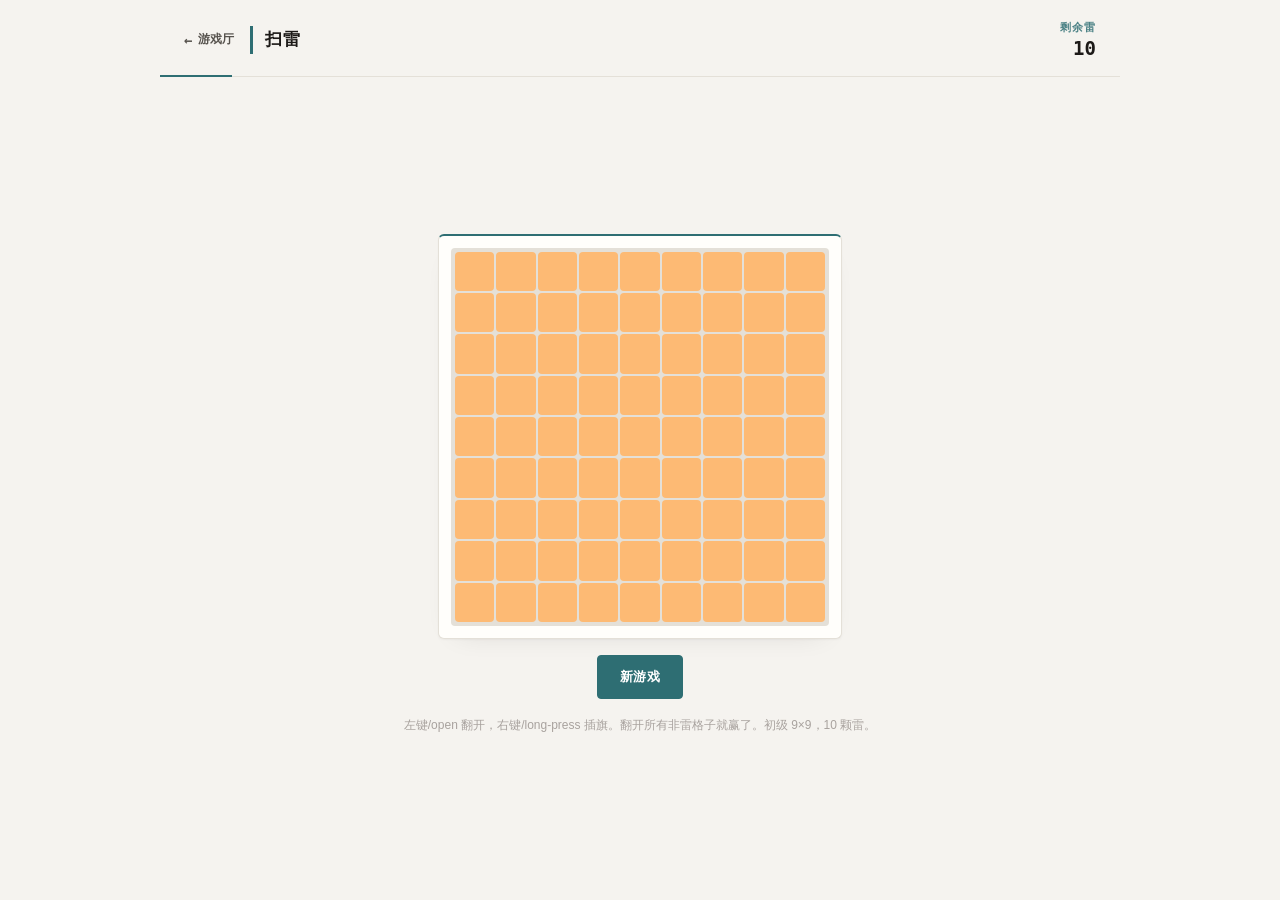
<file: minesweeper.html>
<!DOCTYPE html>
<html lang="zh-CN">
<head>
<meta charset="UTF-8"><meta name="viewport" content="width=device-width, initial-scale=1.0">
<title>扫雷 · 摸鱼游戏厅</title><link rel="stylesheet" href="shared.css">
<style>
  #grid{display:grid;grid-template-columns:repeat(9,1fr);gap:2px;background:var(--line);padding:4px;border-radius:var(--radius);width:min(88vw,378px)}
  .c{aspect-ratio:1;background:#FDBA74;border:none;border-radius:4px;font-size:clamp(13px,3.6vw,18px);font-weight:900;color:var(--ink);cursor:pointer;display:flex;align-items:center;justify-content:center;line-height:1}
  .c.open{background:var(--surface);cursor:default}.c.flag{background:#FCA5A5}
  .c.mine{background:#EF4444;color:#fff}
  .n1{color:#2563EB}.n2{color:#16A34A}.n3{color:#DC2626}.n4{color:#7C3AED}.n5{color:#B45309}
</style>
</head>
<body class="tone-teal">
<div class="topbar"><a class="home" href="index.html">游戏厅</a><div class="title">扫雷</div>
  <div class="stats"><div class="stat"><div class="k">剩余雷</div><div class="v" id="left">10</div></div></div></div>
<div class="game-wrap"><div class="panel" style="position:relative;padding:12px;">
  <div id="grid"></div>
  <div class="overlay" id="over" hidden><div id="overText">踩雷了</div><button class="btn" onclick="start()">再来一局</button></div>
</div>
<div class="controls"><button class="btn" onclick="start()">新游戏</button></div>
<p class="tip">左键/open 翻开，右键/long-press 插旗。翻开所有非雷格子就赢了。初级 9×9，10 颗雷。</p></div>
<script>
const R=9,C=9,M=10;let cells,mines,opened,flags,dead,started;
const gridEl=document.getElementById('grid');
function start(){gridEl.innerHTML='';cells=[];mines=new Set();opened=0;flags=0;dead=false;started=false;
  document.getElementById('over').hidden=true;
  for(let i=0;i<R*C;i++){const b=document.createElement('button');b.className='c';const idx=i;
    b.onclick=()=>open(idx);b.oncontextmenu=e=>{e.preventDefault();flag(idx);};
    let t; b.ontouchstart=e=>{t=setTimeout(()=>flag(idx),500)};
    b.ontouchend=()=>clearTimeout(t);
    gridEl.appendChild(b);cells.push({open:false,flag:false,mine:false,n:0});}
  document.getElementById('left').textContent=M;
}
function place(safe){let placed=0;
  while(placed<M){const i=Math.floor(Math.random()*R*C);
    if(i===safe||mines.has(i))continue;
    mines.add(i);cells[i].mine=true;placed++;
    const r=Math.floor(i/C),c=i%C;
    [[-1,-1],[-1,0],[-1,1],[0,-1],[0,1],[1,-1],[1,0],[1,1]].forEach(([dr,dc])=>{
      const nr=r+dr,nc=c+dc;if(nr>=0&&nr<R&&nc>=0&&nc<C)cells[nr*C+nc].n++;});
  }}
function open(i){if(dead||cells[i].open||cells[i].flag)return;
  if(!started){place(i);started=true;}
  if(cells[i].mine){dead=true;revealAll();document.getElementById('overText').textContent='💥 踩雷了';document.getElementById('over').hidden=false;return;}
  flood(i);check();
}
function flood(i){const q=[i],seen=new Set();while(q.length){const k=q.shift();if(seen.has(k))continue;seen.add(k);
  const c=cells[k];if(c.open||c.flag||c.mine)continue;c.open=true;opened++;
  if(c.n===0){const r=Math.floor(k/C),col=k%C;
    [[-1,-1],[-1,0],[-1,1],[0,-1],[0,1],[1,-1],[1,0],[1,1]].forEach(([dr,dc])=>{
      const nr=r+dr,nc=col+dc;if(nr>=0&&nr<R&&nc>=0&&nc<C)q.push(nr*C+nc);});}}
  render();}
function flag(i){if(dead||cells[i].open)return;cells[i].flag=!cells[i].flag;flags+=cells[i].flag?1:-1;
  document.getElementById('left').textContent=M-flags;render();}
function check(){if(opened===R*C-M){document.getElementById('overText').textContent='🎉 扫雷成功！';document.getElementById('over').hidden=false;}}
function revealAll(){cells.forEach((c,i)=>{if(c.mine){gridEl.children[i].className='c open mine';gridEl.children[i].textContent='💣';}});}
function render(){cells.forEach((c,i)=>{const el=gridEl.children[i];el.className='c'+(c.open?' open':c.flag?' flag':'');
  if(c.open){el.textContent=c.mine?'💣':c.n||'';if(c.n)el.classList.add('n'+c.n);}
  else el.textContent=c.flag?'🚩':'';});}
start();
</script><script src="shared.js"></script></body></html>
</file>
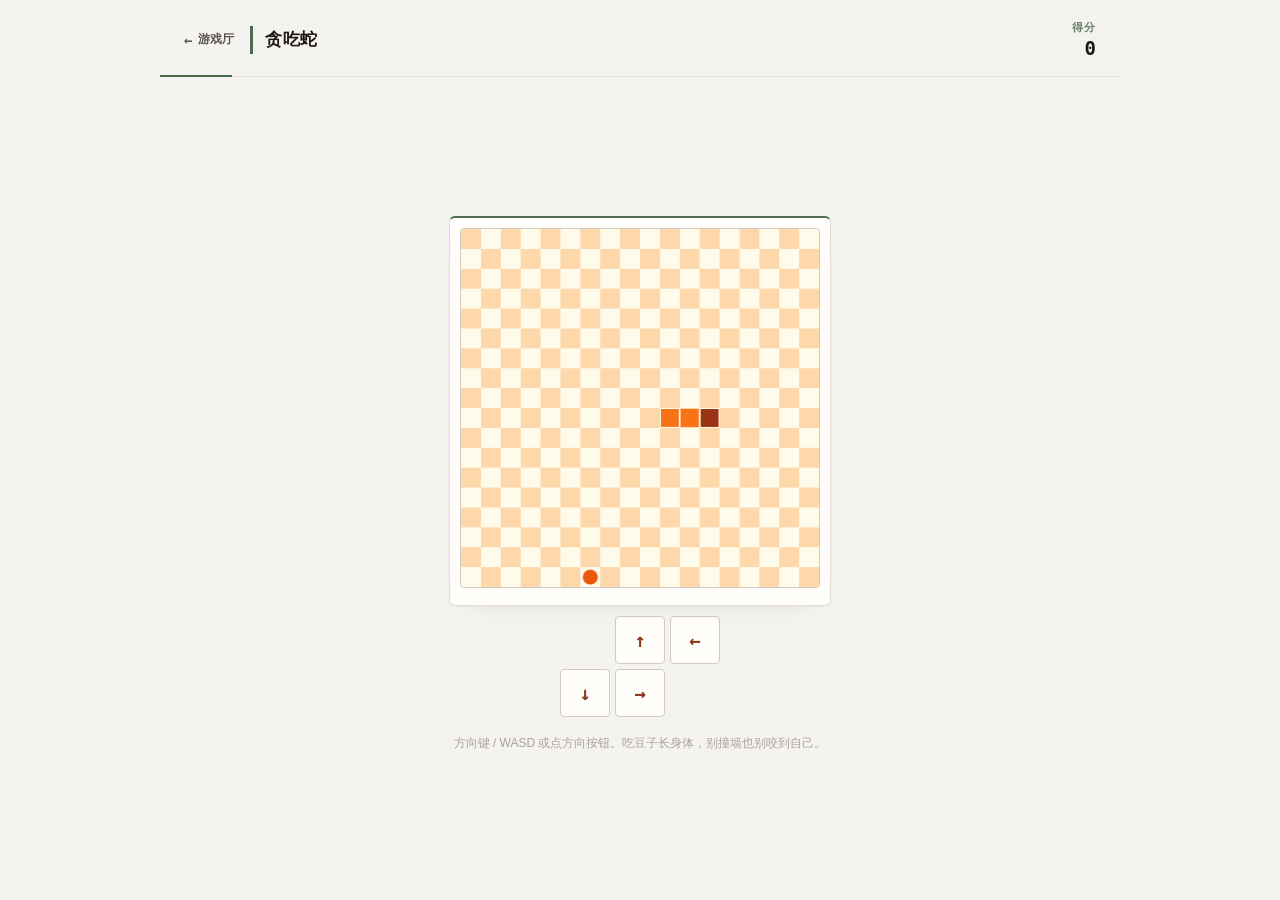
<file: snake.html>
<!DOCTYPE html>
<html lang="zh-CN">
<head>
<meta charset="UTF-8"><meta name="viewport" content="width=device-width, initial-scale=1.0">
<title>贪吃蛇 · 摸鱼游戏厅</title><link rel="stylesheet" href="shared.css">
<style>
  #cv{background:#FFFBEB;border:1px solid var(--line-strong);border-radius:var(--radius);touch-action:none;width:min(88vw,360px);height:min(88vw,360px)}
  .dpad{display:grid;grid-template-columns:repeat(3,50px);grid-template-rows:repeat(2,48px);gap:5px;justify-content:center;margin-top:10px}
  .dpad button{border:1px solid var(--line-strong);background:var(--surface);color:var(--accent-hover);border-radius:var(--radius);font-size:19px;font-weight:900;cursor:pointer}
</style>
</head>
<body class="tone-olive">
<div class="topbar"><a class="home" href="index.html">游戏厅</a><div class="title">贪吃蛇</div>
  <div class="stats"><div class="stat"><div class="k">得分</div><div class="v" id="score">0</div></div></div></div>
<div class="game-wrap"><div class="panel" style="position:relative;padding:10px;">
  <canvas id="cv" width="360" height="360"></canvas>
  <div class="overlay" id="over" hidden><div>撞墙了！</div><button class="btn" onclick="start()">再来一局</button></div>
</div>
<div class="dpad"><button style="grid-column:2" onclick="dir(0,-1)">↑</button>
  <button onclick="dir(-1,0)">←</button><button onclick="dir(0,1)">↓</button><button onclick="dir(1,0)">→</button></div>
<p class="tip">方向键 / WASD 或点方向按钮。吃豆子长身体，别撞墙也别咬到自己。</p></div>
<script>
const cv=document.getElementById('cv'),ctx=cv.getContext('2d'),N=18,S=360/N;
let snake,food,dx,dy,score,timer,locked=false;
function start(){snake=[[5,9],[4,9],[3,9]];dx=1;dy=0;score=0;locked=false;placeFood();
  document.getElementById('over').hidden=true;document.getElementById('score').textContent=0;
  clearInterval(timer);timer=setInterval(step,140);draw();}
function placeFood(){do{food=[Math.floor(Math.random()*N),Math.floor(Math.random()*N)];}while(snake.some(s=>s[0]===food[0]&&s[1]===food[1]));}
function dir(x,y){if(locked)return;if(x===-dx&&y===-dy)return;dx=x;dy=y;locked=true;setTimeout(()=>locked=false,60);}
function step(){const h=[snake[0][0]+dx,snake[0][1]+dy];
  if(h[0]<0||h[0]>=N||h[1]<0||h[1]>=N||snake.some(s=>s[0]===h[0]&&s[1]===h[1])){
    clearInterval(timer);document.getElementById('over').hidden=false;return;}
  snake.unshift(h);
  if(h[0]===food[0]&&h[1]===food[1]){score+=10;document.getElementById('score').textContent=score;placeFood();}
  else snake.pop();draw();}
function draw(){ctx.fillStyle='#FFFBEB';ctx.fillRect(0,0,360,360);
  ctx.fillStyle='#FED7AA';for(let i=0;i<N;i++)for(let j=0;j<N;j++)if((i+j)%2===0)ctx.fillRect(i*S,j*S,S,S);
  ctx.fillStyle='#EA580C';ctx.beginPath();ctx.arc(food[0]*S+S/2,food[1]*S+S/2,S*.38,0,7);ctx.fill();
  snake.forEach((s,i)=>{ctx.fillStyle=i===0?'#9A3412':'#F97316';
    ctx.fillRect(s[0]*S+1,s[1]*S+1,S-2,S-2);});}
const keys={ArrowLeft:[-1,0],ArrowRight:[1,0],ArrowUp:[0,-1],ArrowDown:[0,1],a:[-1,0],d:[1,0],w:[0,-1],s:[0,1]};
document.addEventListener('keydown',e=>{if(keys[e.key]){e.preventDefault();dir(...keys[e.key]);}});
let tx,ty;cv.addEventListener('touchstart',e=>{tx=e.touches[0].clientX;ty=e.touches[0].clientY;},{passive:true});
cv.addEventListener('touchend',e=>{const ax=e.changedTouches[0].clientX-tx,ay=e.changedTouches[0].clientY-ty;
  if(Math.max(Math.abs(ax),Math.abs(ay))<20)return;
  dir(Math.abs(ax)>Math.abs(ay)?(ax>0?1:-1):0,Math.abs(ay)>=Math.abs(ax)?(ay>0?1:-1):0);},{passive:true});
start();
</script><script src="shared.js"></script></body></html>
</file>
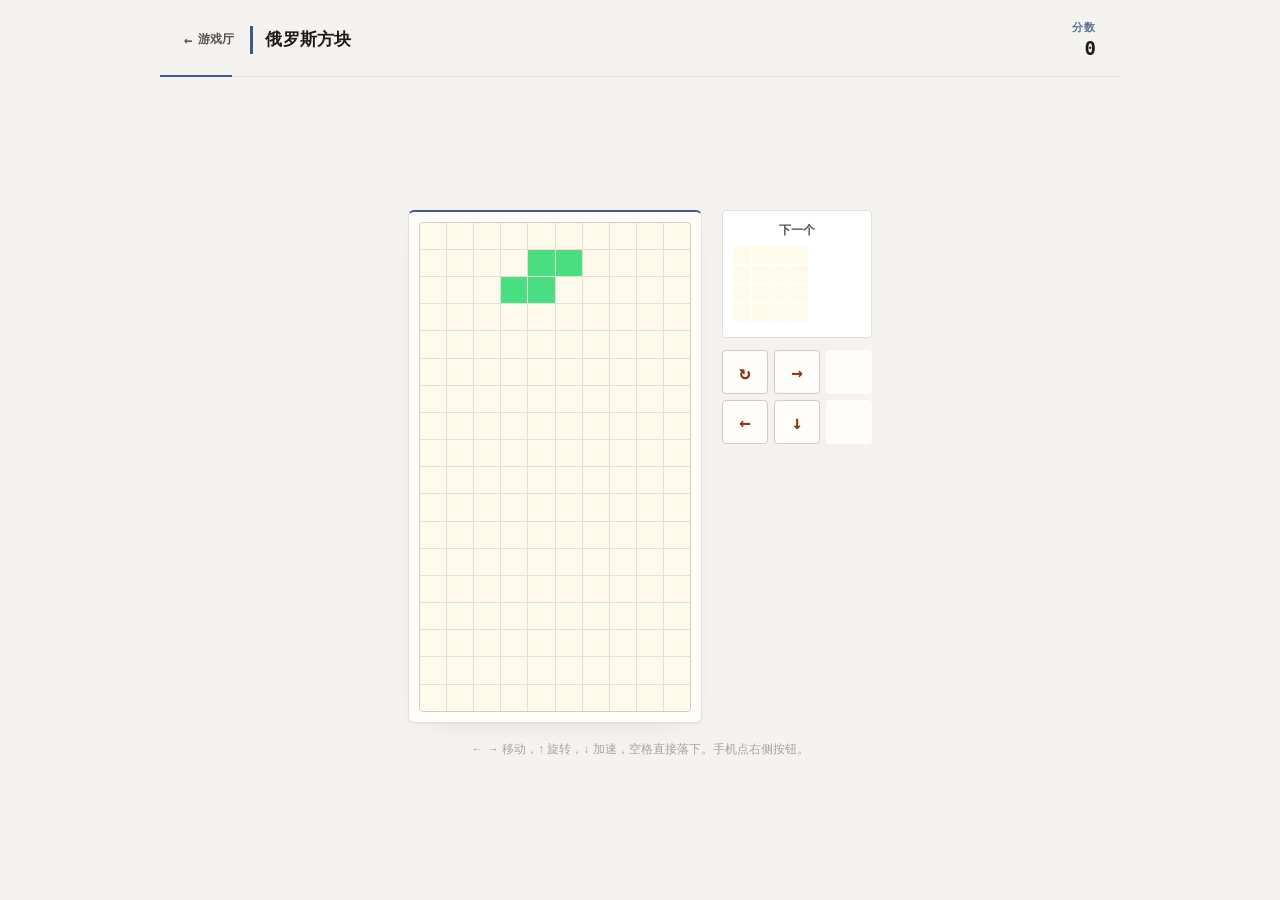
<file: tetris.html>
<!DOCTYPE html>
<html lang="zh-CN">
<head>
<meta charset="UTF-8"><meta name="viewport" content="width=device-width, initial-scale=1.0">
<title>俄罗斯方块 · 摸鱼游戏厅</title><link rel="stylesheet" href="shared.css">
<style>
  #grid { display:grid; grid-template-columns:repeat(10,1fr); grid-template-rows:repeat(18,1fr);
    width:min(78vw,272px); height:min(60vh,490px); gap:1px; background:var(--line);
    border:1px solid var(--line-strong); border-radius:var(--radius); overflow:hidden; }
  .px { background:#FFFBEB; }
  .i{background:#22D3EE}.j{background:#3B82F6}.l{background:#F97316}
  .o{background:#FACC15}.s{background:#4ADE80}.t{background:#C084FC}.z{background:#F87171}
  .play { display:flex; gap:20px; align-items:flex-start; flex-wrap:wrap; justify-content:center; }
  .next-box { background:#fff;border:1px solid var(--line);border-radius:var(--radius);padding:10px;text-align:center; }
  #next { display:grid;grid-template-columns:repeat(4,18px);grid-template-rows:repeat(4,18px);gap:1px;margin:0 auto 6px; }
  #next .px{background:#FFFBEB}
  .dpad{display:grid;grid-template-columns:repeat(3,46px);grid-template-rows:repeat(2,44px);gap:6px;justify-content:center;margin-top:12px}
  .dpad button{border:1px solid var(--line-strong);background:var(--surface);color:var(--accent-hover);border-radius:var(--radius);font-size:19px;font-weight:900;cursor:pointer}
</style>
</head>
<body class="tone-indigo">
<div class="topbar"><a class="home" href="index.html">游戏厅</a><div class="title">俄罗斯方块</div>
  <div class="stats"><div class="stat"><div class="k">分数</div><div class="v" id="score">0</div></div></div></div>
<div class="game-wrap"><div class="play">
  <div class="panel" style="position:relative;padding:10px;"><div id="grid"></div>
    <div class="overlay" id="over" hidden><div>游戏结束</div><button class="btn" onclick="start()">再来一局</button></div></div>
  <div>
    <div class="next-box"><div style="font-size:12px;color:var(--ink-2);margin-bottom:6px;font-weight:700">下一个</div><div id="next"></div></div>
    <div class="dpad">
      <button onclick="rot()">↻</button><button onclick="move(0,1)">→</button><button></button>
      <button onclick="move(0,-1)">←</button><button onclick="drop()">↓</button><button></button>
    </div>
  </div>
</div>
<p class="tip">← → 移动，↑ 旋转，↓ 加速，空格直接落下。手机点右侧按钮。</p></div>
<script>
const W=10,H=18;
const SHAPES={i:[[0,1],[1,1],[2,1],[3,1]],j:[[0,0],[0,1],[1,1],[2,1]],l:[[2,0],[0,1],[1,1],[2,1]],
  o:[[0,0],[1,0],[0,1],[1,1]],s:[[1,0],[2,0],[0,1],[1,1]],t:[[1,0],[0,1],[1,1],[2,1]],z:[[0,0],[1,0],[1,1],[2,1]]};
const COLS=Object.keys(SHAPES);
let board=[],cur,curColor,nxt,timer,score=0,over=false;
const gridEl=document.getElementById('grid'),nextEl=document.getElementById('next');
for(let i=0;i<W*H;i++){const d=document.createElement('div');d.className='px';gridEl.appendChild(d);}
for(let i=0;i<16;i++){const d=document.createElement('div');d.className='px';nextEl.appendChild(d);}
function newPiece(){const c=COLS[Math.floor(Math.random()*COLS.length)];
  return {cells:SHAPES[c].map(p=>p.slice()),color:c,x:c==='o'?4:3,y:0};}
function draw(){
  const cells=gridEl.children;
  const b=board.map(r=>r.slice());
  if(cur)cur.cells.forEach(([cx,cy])=>{const x=cur.x+cx,y=cur.y+cy;if(y>=0&&y<H&&x>=0&&x<W)b[y][x]=cur.color;});
  for(let y=0;y<H;y++)for(let x=0;x<W;x++)cells[y*W+x].className='px '+(b[y][x]||'');
  const nc=nextEl.children; for(let i=0;i<16;i++)nc[i].className='px';
  if(nxt)nxt.cells.forEach(([cx,cy])=>{nc[cy*4+cx].className='px '+nxt.color;});
  document.getElementById('score').textContent=score;
}
function collide(p){return p.cells.some(([cx,cy])=>{const x=p.x+cx,y=p.y+cy;
  return x<0||x>=W||y>=H||(y>=0&&board[y][x]);});}
function lock(){
  cur.cells.forEach(([cx,cy])=>{const y=cur.y+cy,x=cur.x+cx;if(y>=0)board[y][x]=cur.color;});
  let cleared=0;
  for(let y=H-1;y>=0;y--){if(board[y].every(v=>v)){board.splice(y,1);board.unshift(Array(W).fill(null));cleared++;y++;}}
  score+=[0,100,300,500,800][cleared]||0;
  cur=nxt||newPiece();nxt=newPiece();
  if(collide(cur)){over=true;clearInterval(timer);document.getElementById('over').hidden=false;}
  draw();
}
function move(dx,dy){if(over)return;const p={cells:cur.cells,x:cur.x+dx,y:cur.y+dy,color:cur.color};
  if(!collide(p)){cur=p;draw();}else if(dy>0)lock();}
function rot(){if(over)return;const p={cells:cur.cells.map(([x,y])=>[-y,x]),x:cur.x,y:cur.y,color:cur.color};
  let k=0;while(collide(p)&&k<3){p.x--;k++;}if(!collide(p)){cur=p;draw();}}
function drop(){if(over)return;while(!collide({cells:cur.cells,x:cur.x,y:cur.y+1,color:cur.color}))cur.y++;lock();}
function start(){board=Array.from({length:H},()=>Array(W).fill(null));score=0;over=false;
  cur=newPiece();nxt=newPiece();document.getElementById('over').hidden=true;
  clearInterval(timer);timer=setInterval(()=>move(0,1),650);draw();}
document.addEventListener('keydown',e=>{
  if(['ArrowLeft','ArrowRight','ArrowUp','ArrowDown',' '].includes(e.key))e.preventDefault();
  if(e.key==='ArrowLeft')move(-1,0);if(e.key==='ArrowRight')move(1,0);
  if(e.key==='ArrowUp')rot();if(e.key==='ArrowDown')move(0,1);if(e.key===' ')drop();});
start();
</script><script src="shared.js"></script></body></html>
</file>
<file: shared.css>
/* ==========================================================================
   摸鱼游戏厅 · 设计系统
   编辑部 / 工具书风格：纸感底色、克制强调色、细线分隔、左侧锚定
   ========================================================================== */

:root {
  /* 色彩：中性纸色为主，单一强调色 */
  --paper:        #F5F3EF;
  --surface:      #FFFEFB;
  --ink:          #1C1917;
  --ink-2:        #57534E;
  --ink-3:        #A8A29E;
  --line:         #E4E0D8;
  --line-strong:  #D2CCC0;
  --accent:       #A8451E;
  --accent-hover: #8B3717;
  --accent-soft:  #F7EFE9;
  --success:      #3F7D52;
  --warning:      #A87C1B;

  /* 印刷色板：低饱和分类色，仅用于小面积编码，不铺底 */
  --olive:       #4E6B4F;  --olive-soft:  #EDF1EA;  --olive-hover:  #3A523B;
  --indigo:      #3F5A8A;  --indigo-soft: #E9EDF5;  --indigo-hover: #304670;
  --teal:        #2E6E73;  --teal-soft:   #E4EFEF;  --teal-hover:   #225659;
  --plum:        #7D4767;  --plum-soft:   #F1E8ED;  --plum-hover:   #623751;
  --ochre:       #A8781C;  --ochre-soft:  #F5EEDB;  --ochre-hover:  #8A6015;

  /* 当前主题色：默认砖橙，各页/各项按需覆盖 */
  --tone: var(--accent);
  --tone-soft: var(--accent-soft);
  --tone-hover: var(--accent-hover);

  /* 字体：三族封顶 */
  --font-sans:  -apple-system, BlinkMacSystemFont, "PingFang SC", "Microsoft YaHei", "Helvetica Neue", sans-serif;
  --font-serif: "Iowan Old Style", "Songti SC", "Noto Serif CJK SC", Georgia, serif;
  --font-mono:  ui-monospace, "SF Mono", Menlo, Consolas, monospace;

  /* 字号阶梯：跳跃明确，不用渐变式微调 */
  --fs-display: 40px;
  --fs-h1:      24px;
  --fs-h2:      17px;
  --fs-body:    14px;
  --fs-caption: 12px;
  --fs-micro:   11px;

  /* 间距：4 / 8 / 16 / 24 / 32 / 48 */
  --s1: 4px;  --s2: 8px;  --s3: 16px;
  --s4: 24px; --s5: 32px; --s6: 48px;

  /* 圆角与投影：小圆角，极淡投影 */
  --radius:     4px;
  --radius-lg:  6px;
  --shadow:     0 1px 2px rgba(28,25,23,.04), 0 10px 28px -20px rgba(28,25,23,.16);
  --shadow-lift:0 2px 4px rgba(28,25,23,.05), 0 14px 32px -20px rgba(28,25,23,.24);
  --ease: cubic-bezier(.2,.7,.3,1);
}

/* 主题色：每款游戏 / 每个条目一个身份色 */
.tone-olive  { --tone: var(--olive);  --tone-soft: var(--olive-soft);  --tone-hover: var(--olive-hover); }
.tone-indigo { --tone: var(--indigo); --tone-soft: var(--indigo-soft); --tone-hover: var(--indigo-hover); }
.tone-teal   { --tone: var(--teal);   --tone-soft: var(--teal-soft);   --tone-hover: var(--teal-hover); }
.tone-plum   { --tone: var(--plum);   --tone-soft: var(--plum-soft);   --tone-hover: var(--plum-hover); }
.tone-ochre  { --tone: var(--ochre);  --tone-soft: var(--ochre-soft);  --tone-hover: var(--ochre-hover); }
.tone-accent { --tone: var(--accent); --tone-soft: var(--accent-soft); --tone-hover: var(--accent-hover); }

/* --------------------------------------------------------------------------
   基础
   -------------------------------------------------------------------------- */
* { box-sizing: border-box; -webkit-tap-highlight-color: transparent; }
html, body { margin: 0; padding: 0; }
body {
  font-family: var(--font-sans);
  font-size: var(--fs-body);
  line-height: 1.6;
  color: var(--ink);
  background: var(--paper);
  min-height: 100vh;
  display: flex; flex-direction: column; align-items: center;
  -webkit-font-smoothing: antialiased;
}
a { color: inherit; }

/* --------------------------------------------------------------------------
   顶栏：细线分隔，左侧锚定，无胶囊返回按钮
   -------------------------------------------------------------------------- */
.topbar {
  position: relative;
  width: 100%; max-width: 960px;
  padding: 18px var(--s4) 14px;
  display: flex; align-items: center; gap: var(--s3);
  border-bottom: 1px solid var(--line);
  background: var(--paper);
}
/* 顶栏底部左侧的主题色短标：印刷色标，不铺满 */
.topbar::after {
  content: ""; position: absolute; left: 0; bottom: -1px;
  width: 72px; height: 2px; background: var(--tone);
}
.topbar a.home {
  color: var(--ink-2); text-decoration: none;
  font-size: var(--fs-caption); font-weight: 600;
  display: inline-flex; align-items: center; gap: 6px;
  padding: 6px 0; min-height: 44px;
  border: 0; background: none; border-radius: 0;
  transition: color .18s var(--ease);
}
.topbar a.home::before { content: "←"; font-family: var(--font-mono); font-size: 14px; }
.topbar a.home:hover { color: var(--tone); }
.topbar .title {
  font-family: var(--font-serif);
  font-size: var(--fs-h2); font-weight: 600;
  color: var(--ink); text-align: left;
  letter-spacing: .01em;
  flex: 1;
  padding-left: 12px;
  border-left: 3px solid var(--tone);
}
.topbar .spacer { display: none; }
.stats { display: flex; gap: var(--s3); align-items: center; }
.stat { text-align: right; min-width: 56px; }
.stat .k {
  display: block; font-size: var(--fs-micro); color: var(--ink-3);
  font-weight: 600; letter-spacing: .08em; text-transform: uppercase;
}
.stat .v {
  display: block; font-family: var(--font-mono);
  font-size: 19px; font-weight: 600; color: var(--ink);
  line-height: 1.3; font-variant-numeric: tabular-nums;
}
.stat .v.accent { color: var(--tone); }
.topbar .stat .k { color: var(--tone); opacity: .85; }

/* --------------------------------------------------------------------------
   按钮：扁平、小圆角、完整交互状态
   -------------------------------------------------------------------------- */
.btn {
  display: inline-flex; align-items: center; justify-content: center;
  background: var(--tone); color: #fff;
  border: 1px solid var(--tone); border-radius: var(--radius);
  padding: 11px 22px; min-height: 44px;
  font-family: var(--font-sans);
  font-size: 13px; font-weight: 600; letter-spacing: .02em;
  cursor: pointer; text-decoration: none;
  box-shadow: none;
  transition: background .18s var(--ease), border-color .18s var(--ease),
              transform .18s var(--ease), box-shadow .18s var(--ease);
}
.btn:hover { background: var(--tone-hover); border-color: var(--tone-hover); }
.btn:active { transform: translateY(1px); }
.btn:focus-visible { outline: 2px solid var(--tone); outline-offset: 2px; }
.btn:disabled, .btn.disabled { opacity: .45; cursor: not-allowed; pointer-events: none; }
.btn.ghost {
  background: transparent; color: var(--ink); border-color: var(--line-strong);
}
.btn.ghost:hover { color: var(--tone); border-color: var(--tone); background: transparent; }
.btn.sm { padding: 7px 14px; min-height: 36px; font-size: 12px; }

/* --------------------------------------------------------------------------
   容器：细线边框 + 极淡投影，不用彩色发光
   -------------------------------------------------------------------------- */
.game-wrap {
  flex: 1; width: 100%; max-width: 960px;
  padding: var(--s4) var(--s4) var(--s5);
  display: flex; flex-direction: column; align-items: center; justify-content: center;
}
.panel {
  background: var(--surface);
  border: 1px solid var(--line);
  border-top: 2px solid var(--tone);
  border-radius: var(--radius-lg);
  box-shadow: var(--shadow);
  padding: var(--s4);
}
.controls { display: flex; gap: var(--s2); flex-wrap: wrap; justify-content: center; margin-top: var(--s3); }
.tip {
  color: var(--ink-3); font-size: var(--fs-caption); line-height: 1.7;
  text-align: center; margin: var(--s3) 0 0; max-width: 560px;
}
.tip b { color: var(--ink-2); font-weight: 600; }
.footer { padding: var(--s3) var(--s4) var(--s4); font-size: var(--fs-micro); color: var(--ink-3); text-align: center; }

/* --------------------------------------------------------------------------
   结束遮罩：纸白底细框，不用半透明黑板
   -------------------------------------------------------------------------- */
.overlay {
  position: absolute; inset: 0;
  background: rgba(255,254,251,.94);
  display: flex; flex-direction: column; align-items: center; justify-content: center;
  gap: var(--s3); border-radius: var(--radius-lg);
  text-align: center; padding: var(--s4);
  color: var(--ink); font-family: var(--font-serif);
  font-size: var(--fs-h1); font-weight: 600;
}
.overlay[hidden] { display: none; }
.overlay .btn { font-family: var(--font-sans); font-size: 13px; }

/* --------------------------------------------------------------------------
   方向键 / 键盘按键：方形细框，统一线性风格
   -------------------------------------------------------------------------- */
.dpad button, kbd {
  background: var(--surface); color: var(--ink-2);
  border: 1px solid var(--line-strong); border-radius: var(--radius);
  font-family: var(--font-mono); font-size: 13px; font-weight: 600;
  cursor: pointer;
  transition: border-color .18s var(--ease), color .18s var(--ease), background .18s var(--ease);
}
.dpad button:hover, kbd:hover { border-color: var(--tone); color: var(--tone); }
.dpad button:active { background: var(--tone-soft); }
.dpad button:focus-visible { outline: 2px solid var(--tone); outline-offset: 2px; }
.dpad button:empty { pointer-events: none; border-color: transparent; }

/* --------------------------------------------------------------------------
   响应式
   -------------------------------------------------------------------------- */
@media (max-width: 560px) {
  :root { --fs-display: 30px; --fs-h1: 20px; }
  .topbar { padding: 14px var(--s3) 12px; gap: var(--s2); }
  .topbar a.home { font-size: var(--fs-micro); }
  .topbar .title { font-size: 15px; }
  .game-wrap { padding: var(--s3) var(--s3) var(--s4); }
  .stat { min-width: 44px; }
  .stat .v { font-size: 16px; }
  .panel { padding: var(--s3); }
}
</file>
